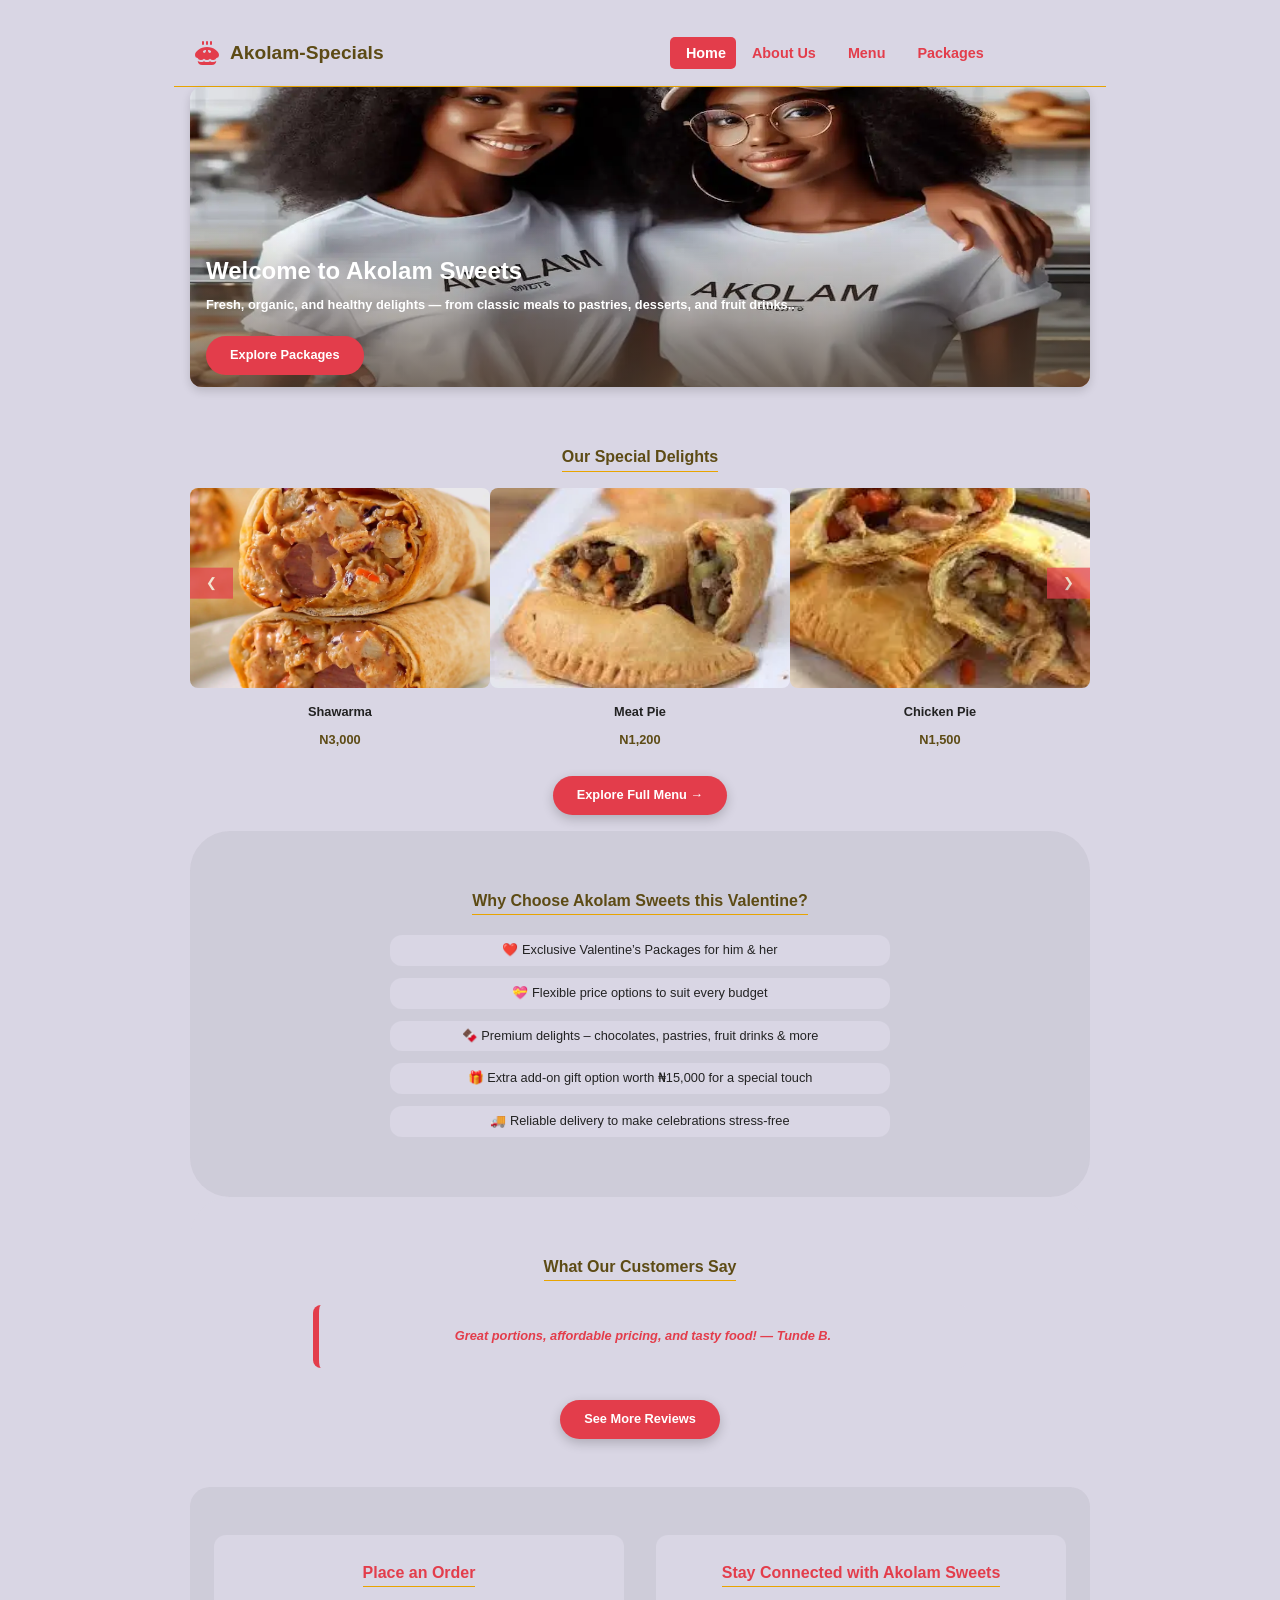
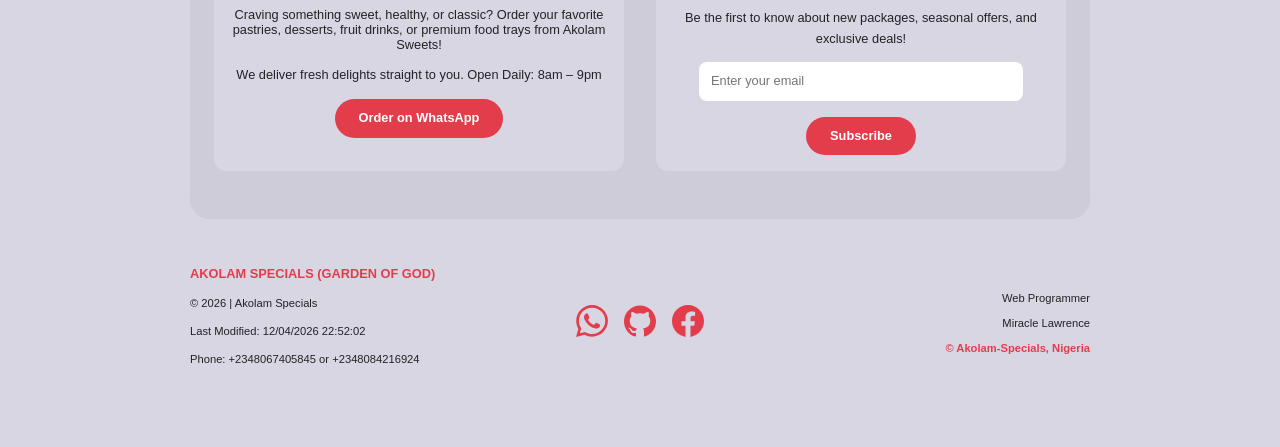
<file: index.html>
<!DOCTYPE html>
<html lang="en">
<head>
    <meta charset="UTF-8">
    <meta name="viewport" content="width=device-width, initial-scale=1.0">
    <meta name="description" content="Akolam Specials - Your one-stop shop for unique products">
    <meta name="keywords" content="Akolam, Specials, Unique Products, Shopping">
    <meta name="author" content="Miracle Lawrence">
    <meta property="og:title" content="Welcome to Akolam Specials - Home">
    <meta property="og:description" content="Akolam Specials - Your one-stop shop for unique products">
    <meta property="og:image" content="static/og-image.jpg">
    <meta property="og:url" content="https://www.akolamspecials.com">
    <meta property="og:type" content="website">
    <meta name="twitter:card" content="summary_large_image">
    <meta name="twitter:title" content="Welcome to Akolam Specials - Home">
    <meta name="twitter:description" content="Akolam Specials - Your one-stop shop for unique products">
    <meta name="twitter:image" content="static/og-image.jpg">
    <link rel="icon" type="image/x-icon" href="favicon.ico">
    <link rel="stylesheet" href="styles/normalize.css">
    <link rel="stylesheet" href="styles/base.css">
    <link rel="stylesheet" href="styles/medium.css">
    <link rel="stylesheet" href="styles/large.css">
    <script src="scripts/script.js" defer></script>
    <script src="scripts/carousel.js" defer></script>
    <script type="module" src="scripts/main-reviews.mjs"></script>
    <title>Akolam-Specials | Home</title>
</head>
<body>
    <header>
         <img src="images/pie.svg" alt="Home Icon" width="512" height="512" loading="lazy">
        <span>Akolam-Specials</span>
        <button id="ham-btn" class="hamburger" aria-label="Toggle navigation menu" aria-expanded="false"></button>
        <nav id="nav-bar" class="navigation" aria-label="Main site navigation">
            <ul>
                <li class="current"><a href="index.html">Home</a></li>
                <li><a href="about.html">About Us</a></li>
                <li><a href="menu.html">Menu</a></li>
                <li><a href="packages.html">Packages</a></li>
                
            </ul>
        </nav>
    </header>
    <main>
      <section class="hero">
  <picture>
    <source srcset="images/hero_large.webp" media="(min-width: 900px)">
    <source srcset="images/hero_medium.webp" media="(min-width: 600px)">
    <img src="images/hero_small.webp" alt="Delicious African meals served at De Bubbles Eatery" loading="lazy">
  </picture>
  <div class="hero-content">
    <h1>Welcome to Akolam Sweets</h1>
    <p>Fresh, organic, and healthy delights — from classic meals to pastries, desserts, and fruit drinks..</p>
    <a href="menu.html" class="cta-button">Explore Packages</a>
  </div>
</section>

  <section class="catalogue" aria-labelledby="catalogue-heading">
  <h2 id="catalogue-heading">Our Special Delights</h2>
  <div class="carousel-container">
    <button class="carousel-btn prev">&#10094;</button>
    <div class="carousel" id="meal-carousel">
      <!-- Meals will be injected here by JavaScript -->
    </div>
    <button class="carousel-btn next">&#10095;</button>
  </div>
  <p class="view-more">
    <a href="menu.html">Explore Full Menu &rarr;</a>
  </p>
</section>

<section class="why-us">
  <h2>Why Choose Akolam Sweets this Valentine?</h2>
  <ul>
    <li>❤️ Exclusive Valentine’s Packages for him & her</li>
    <li>💝 Flexible price options to suit every budget</li>
    <li>🍫 Premium delights – chocolates, pastries, fruit drinks & more</li>
    <li>🎁 Extra add-on gift option worth ₦15,000 for a special touch</li>
    <li>🚚 Reliable delivery to make celebrations stress-free</li>
  </ul>
</section>



<section class="testimonials">
  <h2>What Our Customers Say</h2>
  <blockquote id="testimonial">Loading reviews...</blockquote>
  <button id="see-more-reviews" type="button">
    See More Reviews
  </button>
</section>

<!-- Dialog for Reviews -->
<dialog id="reviews-dialog">
  <button id="close-dialog" aria-label="Close reviews">&times;</button>
  <h3>Customer Reviews</h3>
  <ul id="all-reviews-list"></ul>
</dialog>

<div class="location-newsletter-wrapper">
  <section class="place-order" id="order">
  <h2>Place an Order</h2>
  <p>Craving something sweet, healthy, or classic? Order your favorite pastries, desserts, fruit drinks, or premium food trays from Akolam Sweets!</p>
  <p>We deliver fresh delights straight to you. Open Daily: 8am – 9pm</p>
  <a href="https://wa.me/2348067405845?text=Hello%20Akolam%20Sweets%2C%20I'd%20like%20to%20place%20an%20order" target="_blank" class="cta-button">Order on WhatsApp</a>
</section>



  <section class="newsletter" id="contact">
  <h2>Stay Connected with Akolam Sweets</h2>
  <p>Be the first to know about new packages, seasonal offers, and exclusive deals!</p>
  <form>
    <input type="email" placeholder="Enter your email" required>
    <button type="submit">Subscribe</button>
  </form>
</section>

</div>
    </main>
    <footer>
        <div class="contact-info">
            <h3>AKOLAM SPECIALS (GARDEN OF GOD)</h3>
            <p>Address: Akolam Specials (Garden of God), 25 Ehere Rd Ogborhill Aba Abia State</p>
            <p>Email: akolamspecial@gmail.com</p>
            <p>Phone: +2348067405845 or +2348084216924</p>
        </div>
        <div class="socials">
        <a
          href="https://wa.me/2348067405845?text=Hello%20there%2C%20I'd%20like%20to%20make%20an%20order"
          target="_blank"
          rel="noopener"
          aria-label="Whatsapp"
        >
          <img
            src="images/whatsapp.svg"
            alt="Whatsapp"
            width="512"
            height="512"
            loading="lazy"
          >
        </a>
        <a
          href="https://github.com/Miracle-Lawrence/wdd231"
          target="_blank"
          rel="noopener"
          aria-label="GitHub"
        >
          <img src="images/github.svg" alt="GitHub" width="512" height="512" loading="lazy" >
        </a>
        <a
          href="https://www.facebook.com/share/1Yd3kqiVhR/"
          target="_blank"
          rel="noopener"
          aria-label="Facebook"
        >
          <img
            src="images/facebook.svg"
            alt="Facebook"
            width="512"
            height="512"
            loading="lazy"
          >
        </a>
      </div>      
      <div class="footer-info">
        <p>Web Programmer</p>
        <p>Miracle Lawrence</p>
        <p id="year">
          &copy; <span id="currentyear"></span> Akolam-Specials, Nigeria
        </p>
        <p id="lastModified"></p>
      </div>
        
    </footer>    
</body>
</html>
</file>
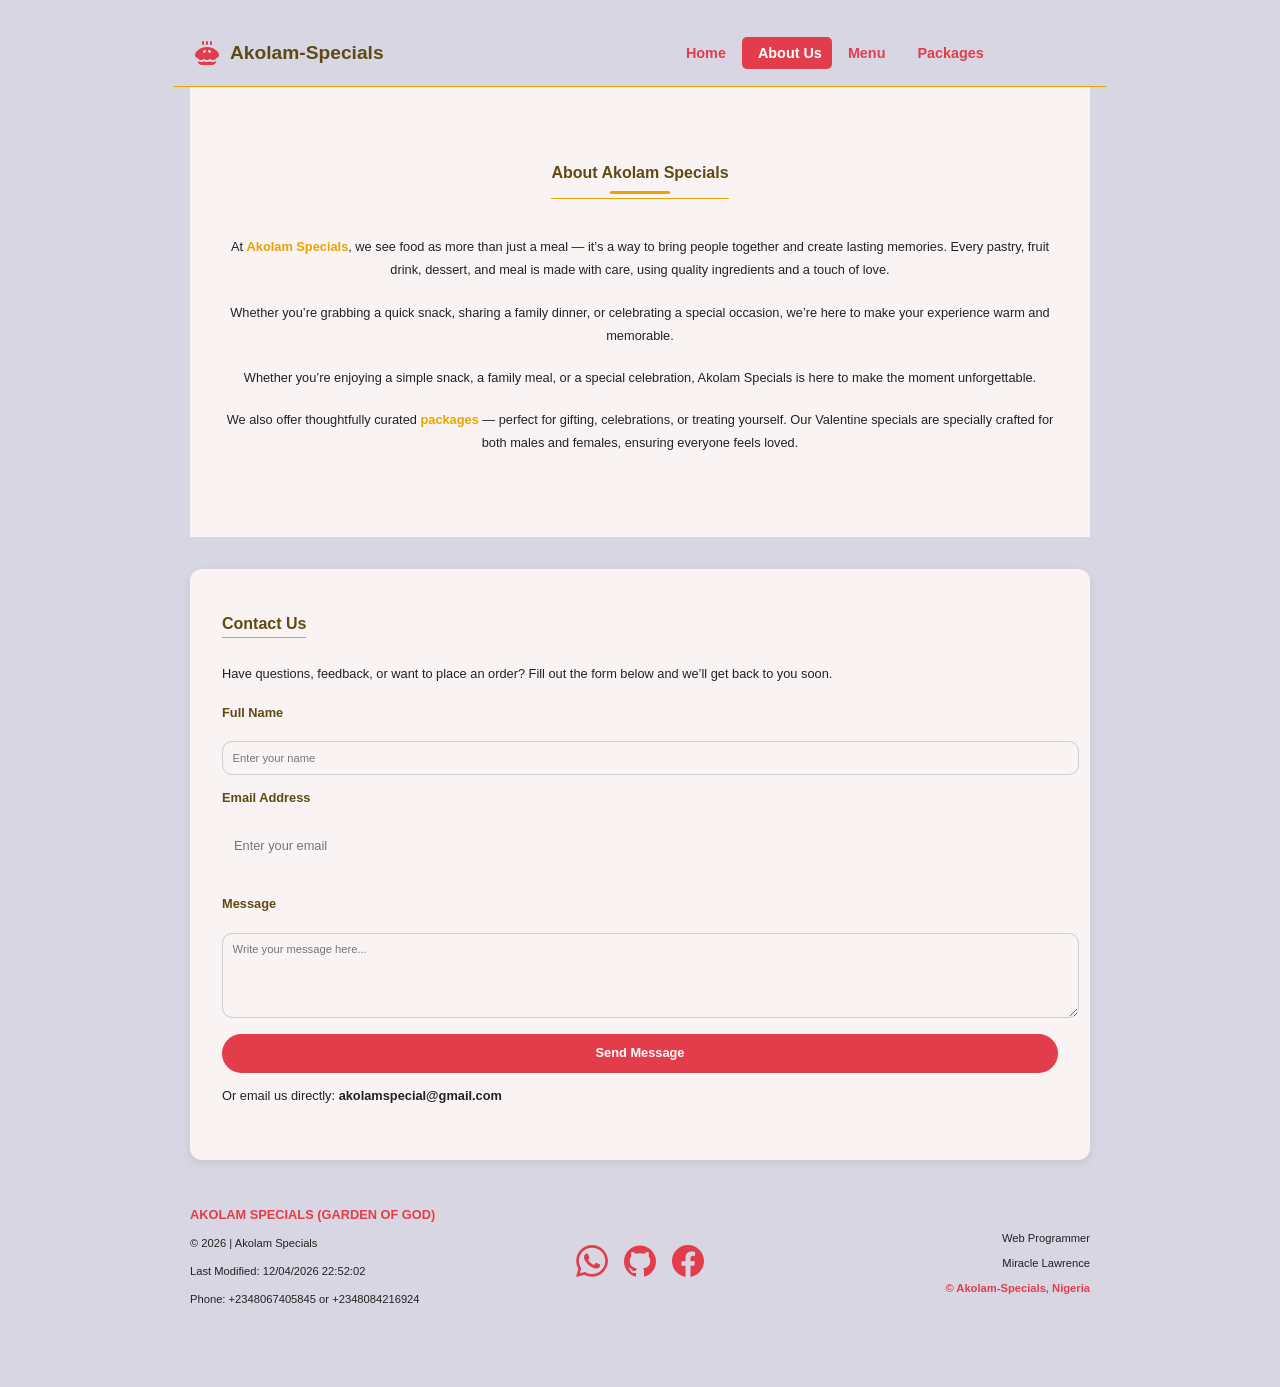
<file: about.html>
<!DOCTYPE html>
<html lang="en">
<head>
    <meta charset="UTF-8">
    <meta name="viewport" content="width=device-width, initial-scale=1.0">
    <meta name="description" content="Akolam Specials - Your one-stop shop for unique products">
    <link rel="icon" type="image/x-icon" href="images/favicon.ico">
    <link rel="stylesheet" href="styles/normalize.css">
    <link rel="stylesheet" href="styles/base.css">
    <link rel="stylesheet" href="styles/medium.css">
    <link rel="stylesheet" href="styles/large.css">
    <meta property="og:title" content="About Us - Akolam Specials">
    <meta property="og:description" content="Learn more about Akolam Specials and our unique offerings.">
    <meta property="og:image" content="images/og-image.jpg">
    <meta property="og:url" content="https://www.akolamspecials.com/about.html">
    <meta property="og:type" content="website">
    <meta property="twitter:card" content="summary_large_image">
    <meta property="twitter:title" content="About Us - Akolam Specials">
    <meta property="twitter:description" content="Learn more about Akolam Specials and our unique offerings.">
    <meta property="twitter:image" content="images/og-image.jpg">
    <meta property="twitter:url" content="https://www.akolamspecials.com/about.html">
    <link rel="preconnect" href="https://fonts.googleapis.com">
    <link rel="preconnect" href="https://fonts.gstatic.com" crossorigin>
    <link href="https://fonts.googleapis.com/css2?family=Roboto:wght@400;700&display=swap" rel="stylesheet">
    <script src="scripts/script.js" defer></script>
    <title>About Us - Akolam Specials</title>
</head>
<body>
    <header>
         <img src="images/pie.svg" alt="Home Icon" width="512" height="512" loading="lazy">
        <span>Akolam-Specials</span>
        <button id="ham-btn" class="hamburger" aria-label="Toggle navigation menu" aria-expanded="false"></button>
        <nav id="nav-bar" class="navigation" aria-label="Main site navigation">
            <ul>
                <li><a href="index.html">Home</a></li>
                <li class="current"><a href="about.html">About Us</a></li>
                <li><a href="menu.html">Menu</a></li>
                <li><a href="packages.html">Packages</a></li>
                
            </ul>
        </nav>
    </header>
    <main>
      <!-- About Section -->
<section class="about">
  <div class="container">
    <h2>About Akolam Specials</h2>
    <p>
      At <strong>Akolam Specials</strong>, we see food as more than just a meal — it’s a way to bring people together and create lasting memories. Every pastry, fruit drink, dessert, and meal is made with care, using quality ingredients and a touch of love.
    </p>
    <p>
      Whether you’re grabbing a quick snack, sharing a family dinner, or celebrating a special occasion, we’re here to make your experience warm and memorable.
    </p>
    <p>
      Whether you’re enjoying a simple snack, a family meal, or a special celebration, 
      Akolam Specials is here to make the moment unforgettable.
    </p>
    <p>
      We also offer thoughtfully curated <strong>packages</strong> — perfect for gifting, 
      celebrations, or treating yourself. Our Valentine specials are specially crafted for 
      both males and females, ensuring everyone feels loved.
    </p>
  </div>
</section>

<!-- Contact Form Section -->
<section class="contact">
  <div class="container">
    <h2>Contact Us</h2>
    <p>
      Have questions, feedback, or want to place an order? Fill out the form below and 
      we’ll get back to you soon.
    </p>

    <!-- Using GET to capture data in thankyou.html -->
    <form action="thankyou.html" method="GET" class="contact-form">
      <label for="name">Full Name</label>
      <input type="text" id="name" name="name" placeholder="Enter your name" required>

      <label for="email">Email Address</label>
      <input type="email" id="email" name="email" placeholder="Enter your email" required>

      <label for="message">Message</label>
      <textarea id="message" name="message" rows="5" placeholder="Write your message here..." required></textarea>

      <button type="submit" class="btn btn-primary">Send Message</button>
    </form>

    <!-- Mailto fallback -->
    <p class="alt-email">
      Or email us directly: 
      <a href="mailto:akolamspecial@gmail.com">akolamspecial@gmail.com</a>
    </p>
  </div>
</section>

    </main>
    <footer>
        <div class="contact-info">
            <h3>AKOLAM SPECIALS (GARDEN OF GOD)</h3>
            <p>Address: Akolam Specials (Garden of God), 25 Ehere Rd Ogborhill Aba Abia State</p>
            <p>Email: akolamspecial@gmail.com</p>
            <p>Phone: +2348067405845 or +2348084216924</p>
        </div>
        <div class="socials">
        <a
          href="https://wa.me/2348067405845?text=Hello%20there%2C%20I'd%20like%20to%20make%20an%20order"
          target="_blank"
          rel="noopener"
          aria-label="Whatsapp"
        >
          <img
            src="images/whatsapp.svg"
            alt="Whatsapp"
            width="512"
            height="512"
            loading="lazy"
          >
        </a>
        <a
          href="https://github.com/Miracle-Lawrence/wdd231"
          target="_blank"
          rel="noopener"
          aria-label="GitHub"
        >
          <img src="images/github.svg" alt="GitHub" width="512" height="512" loading="lazy" >
        </a>
        <a
          href="https://www.facebook.com/share/1Yd3kqiVhR/"
          target="_blank"
          rel="noopener"
          aria-label="Facebook"
        >
          <img
            src="images/facebook.svg"
            alt="Facebook"
            width="512"
            height="512"
            loading="lazy"
          >
        </a>
      </div>      
      <div class="footer-info">
        <p>Web Programmer</p>
        <p>Miracle Lawrence</p>
        <p id="year">
          &copy; <span id="currentyear"></span> Akolam-Specials, Nigeria
        </p>
        <p id="lastModified"></p>
      </div>
        
    </footer>    
</body>
</html>
</file>
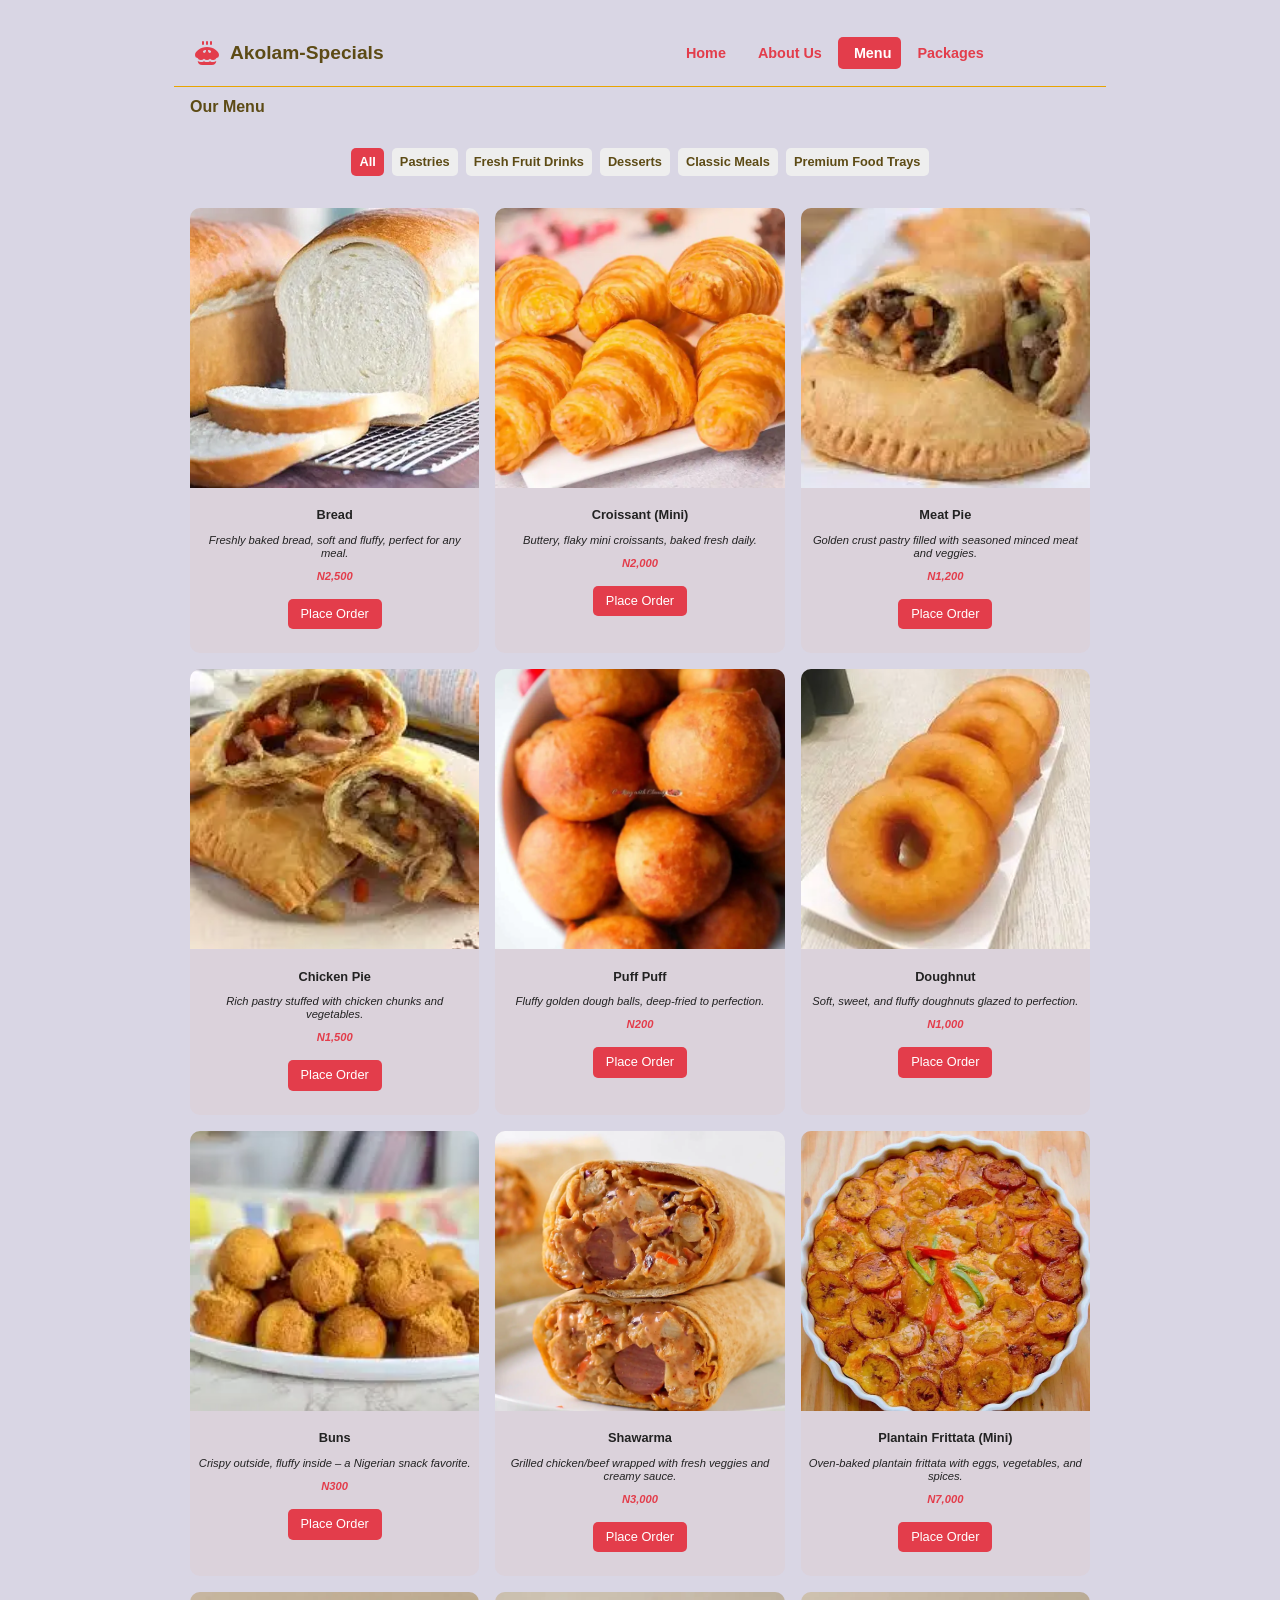
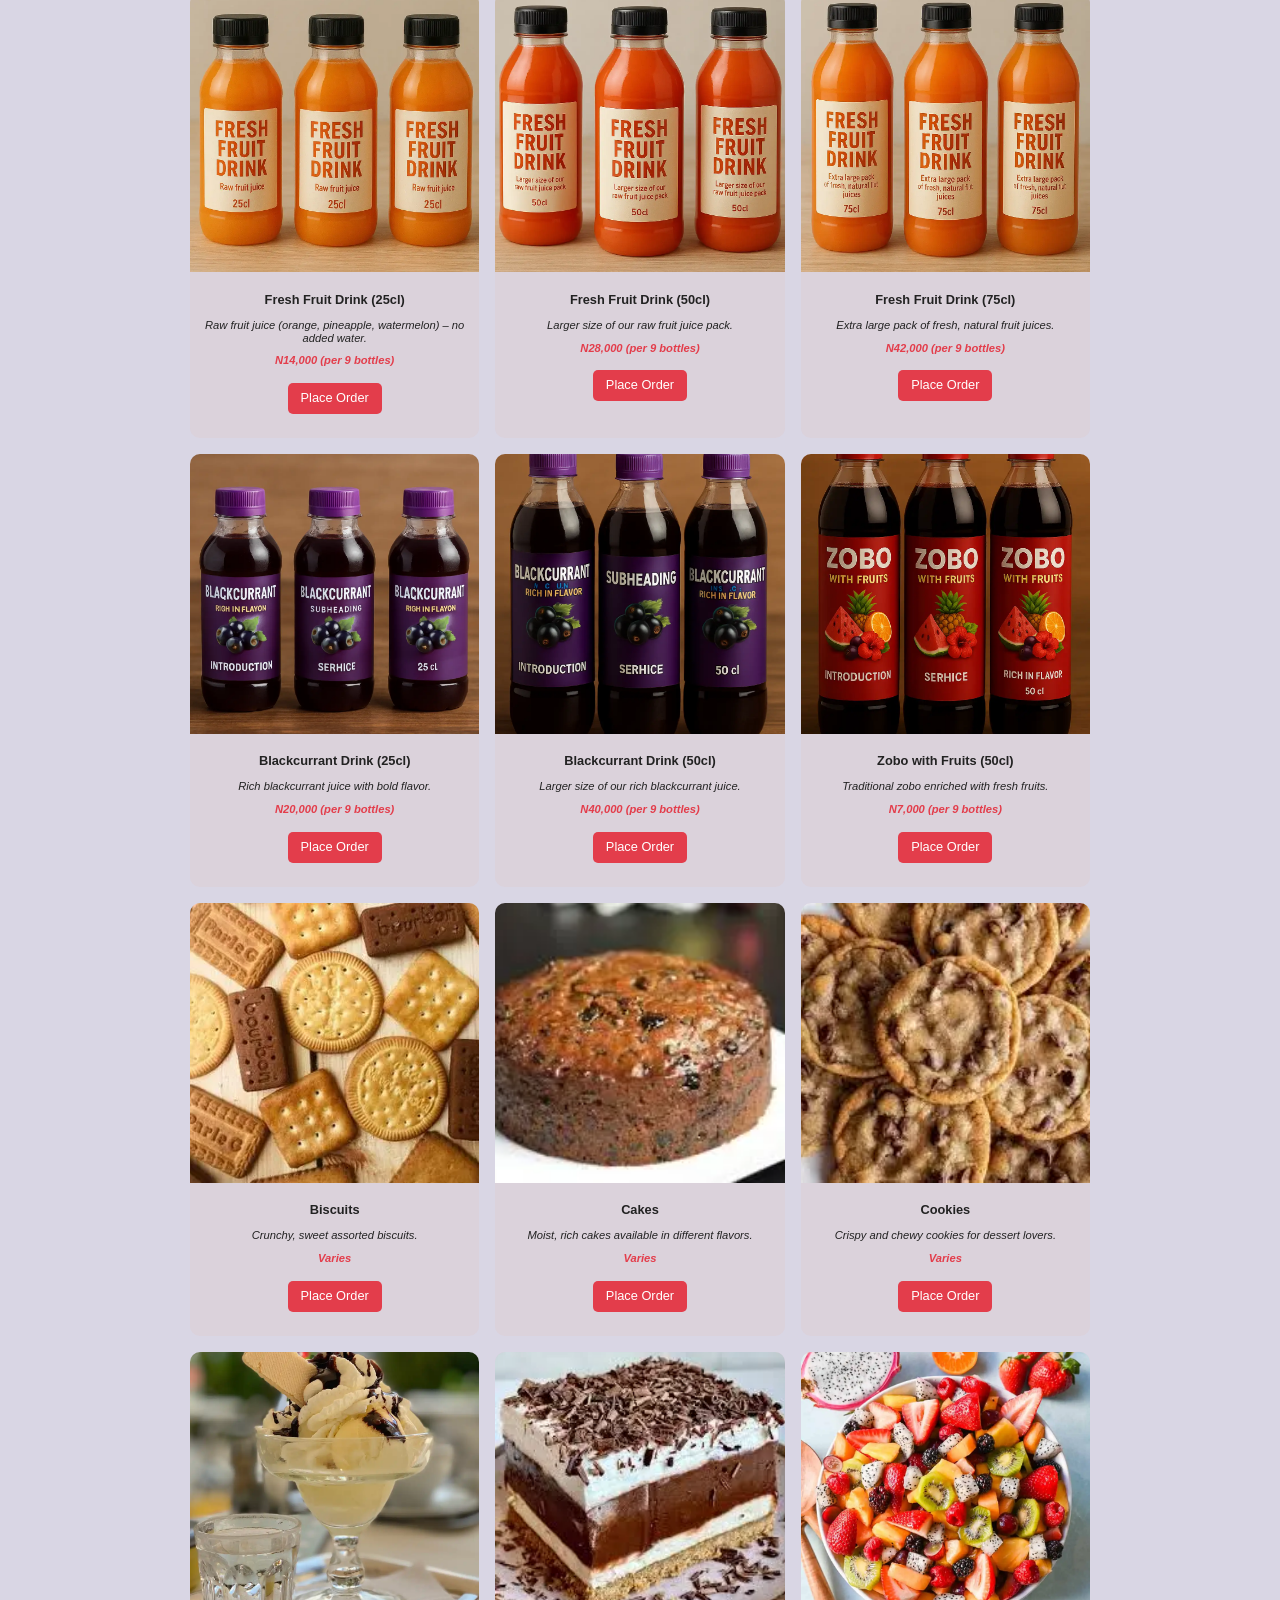
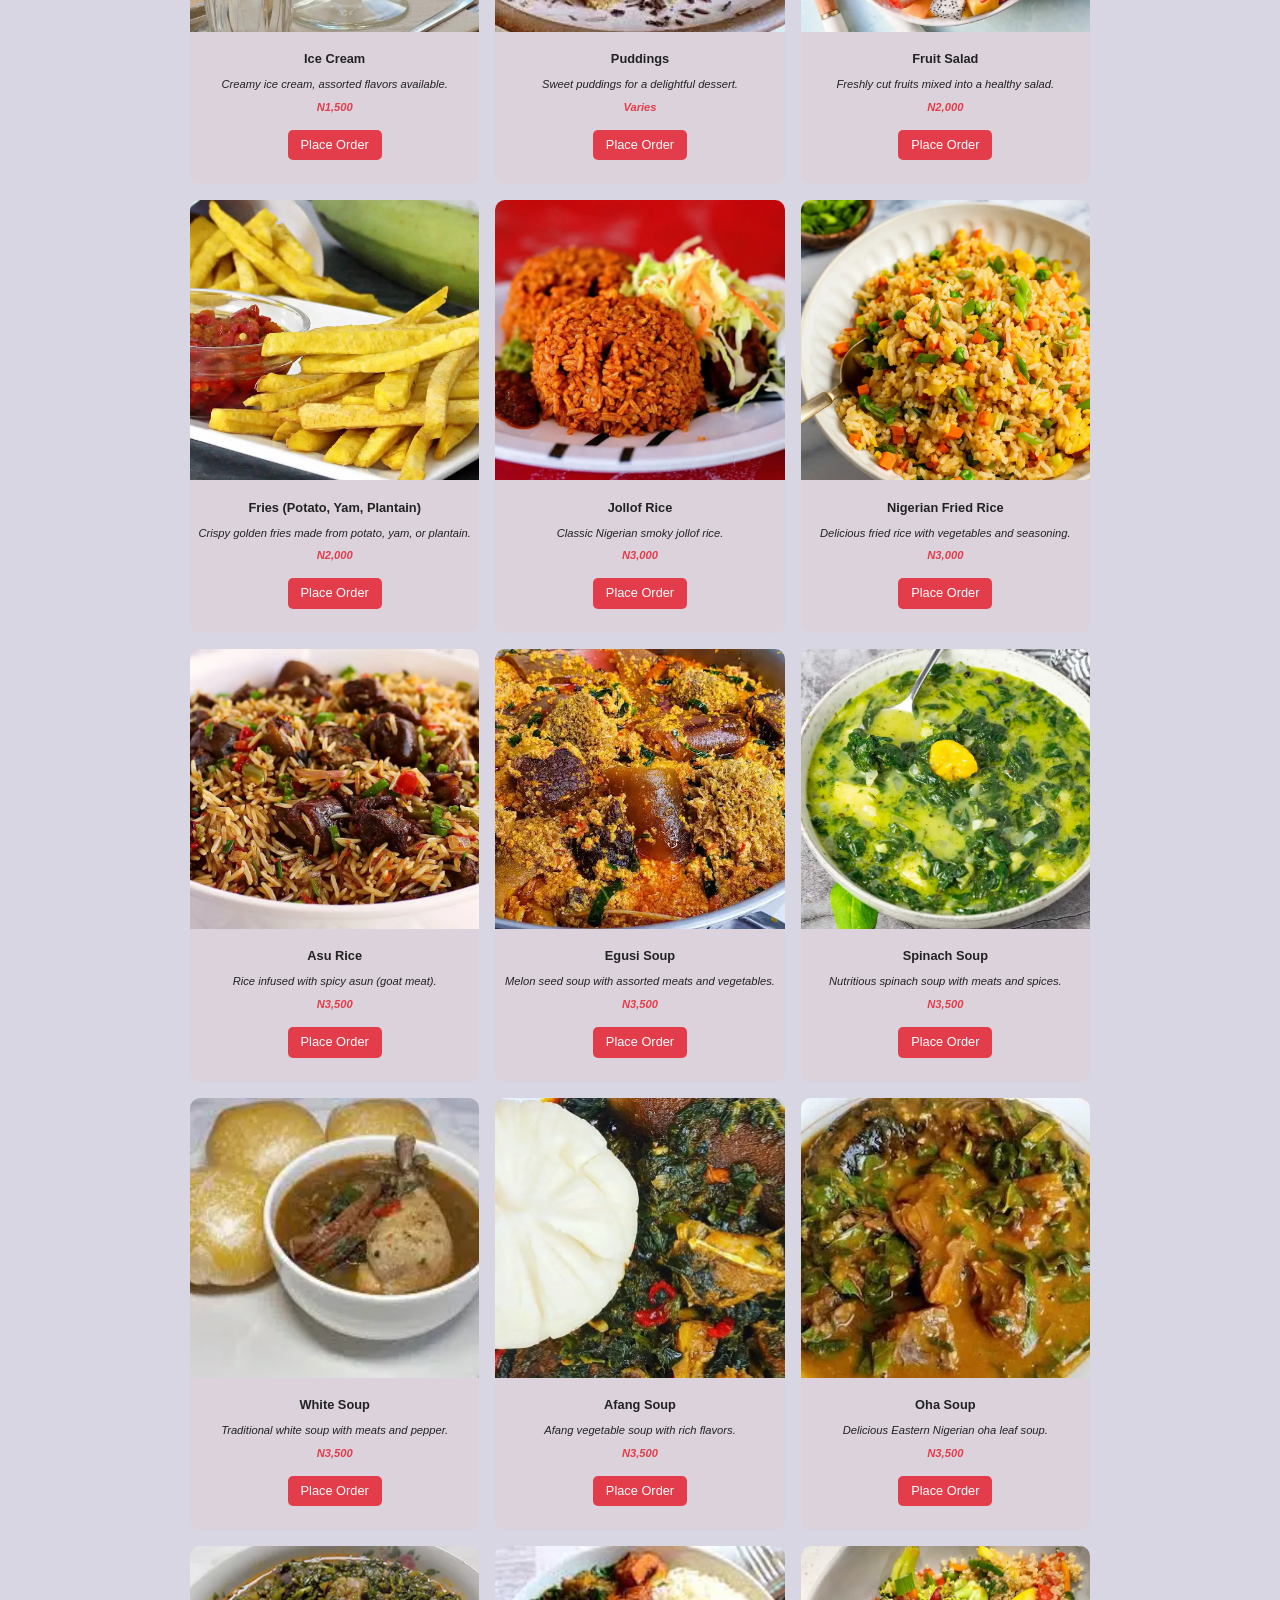
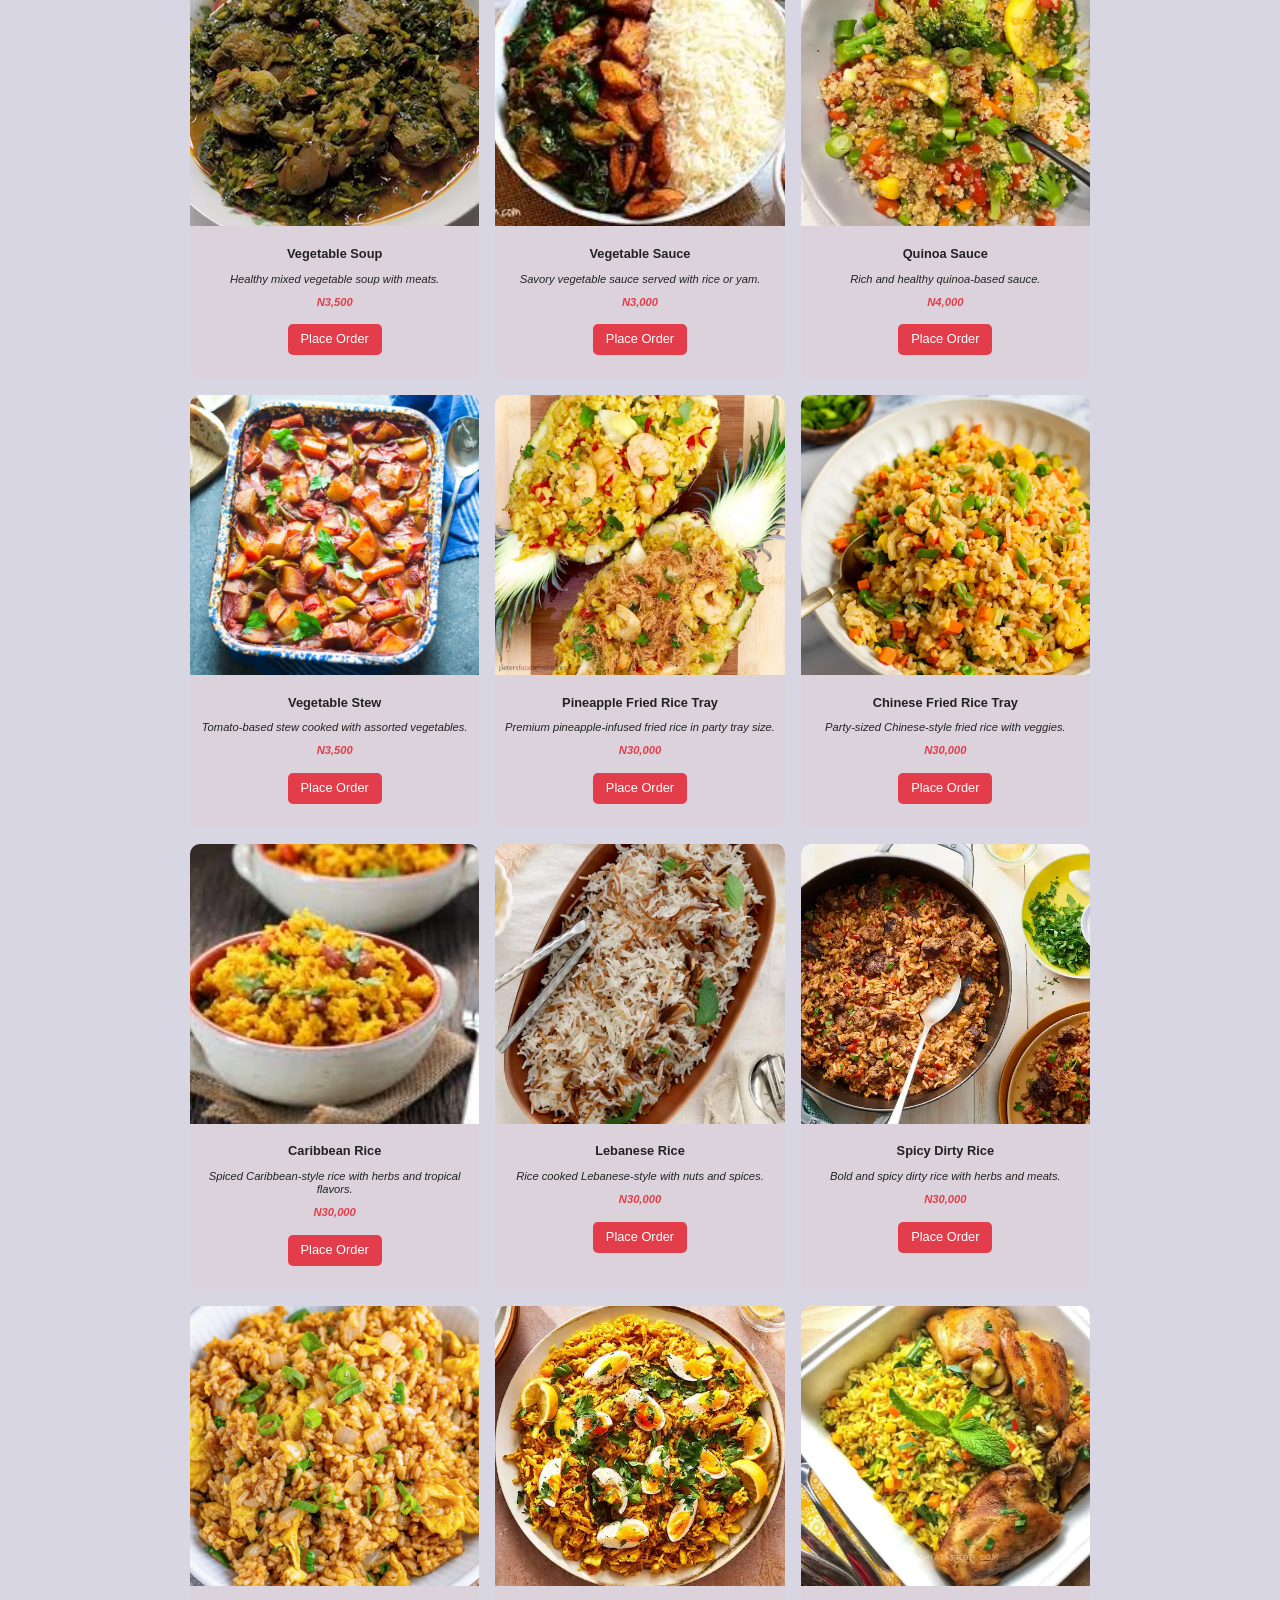
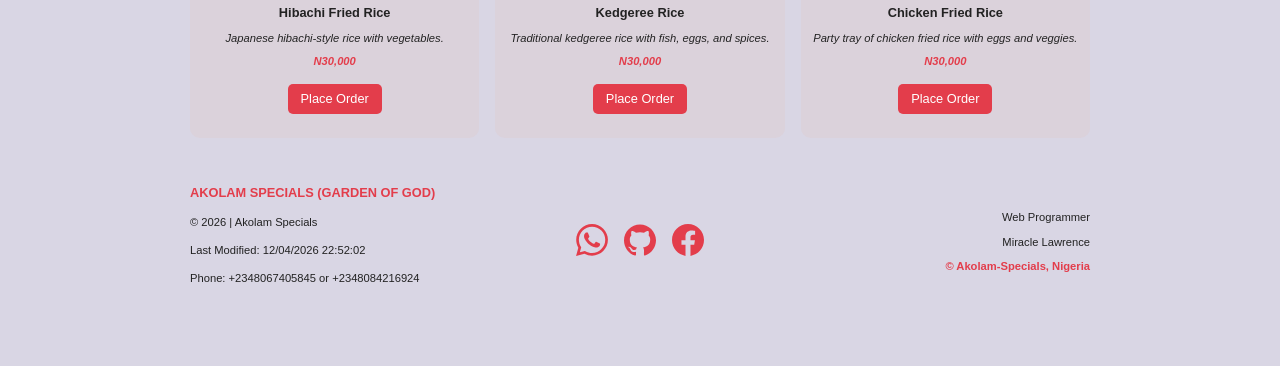
<file: menu.html>
<!DOCTYPE html>
<html lang="en">
<head>
    <meta charset="UTF-8">
    <meta name="viewport" content="width=device-width, initial-scale=1.0">
    <meta name="description" content="Explore the delicious menu offerings at Akolam Specials.">
    <meta name="author" content="Miracle Lawrence">
    <meta name="keywords" content="Akolam, Specials, Menu, Food, Delicious">
    <meta property="og:title" content="Menu - Akolam Specials">
    <meta property="og:description" content="Explore the delicious menu offerings at Akolam Specials.">
    <meta property="og:image" content="images/og-image.jpg">
    <meta property="og:url" content="https://www.akolamspecials.com/menu.html">
    <meta property="og:type" content="website">
    <meta property="twitter:card" content="summary_large_image">
    <meta property="twitter:title" content="Menu - Akolam Specials">
    <meta property="twitter:description" content="Explore the delicious menu offerings at Akolam Specials.">
    <meta property="twitter:image" content="images/og-image.jpg">
    <meta property="twitter:url" content="https://www.akolamspecials.com/menu.html">
    <link rel="icon" type="image/x-icon" href="images/favicon.ico">
    <link rel="stylesheet" href="styles/normalize.css">
    <link rel="stylesheet" href="styles/base.css">
    <link rel="stylesheet" href="styles/medium.css">
    <link rel="stylesheet" href="styles/large.css">
    <script src="scripts/script.js" defer></script>
    <script src="scripts/menu.js" defer></script>
    <title>Menu - Akolam Specials</title>
</head>

<body>
    <header>
         <img src="images/pie.svg" alt="Home Icon" width="512" height="512" loading="lazy">
        <span>Akolam-Specials</span>
        <button id="ham-btn" class="hamburger" aria-label="Toggle navigation menu" aria-expanded="false"></button>
        <nav id="nav-bar" class="navigation" aria-label="Main site navigation">
            <ul>
                <li><a href="index.html">Home</a></li>
                <li><a href="about.html">About Us</a></li>
                <li class="current"><a href="menu.html">Menu</a></li>
                <li><a href="packages.html">Packages</a></li>
                
            </ul>
        </nav>
    </header>
    <main>
      <div class="menu-header"><h1>Our Menu</h1></div>
    <nav id="category-tabs">
     <button data-category="all" class="active">All</button>
  <button data-category="pastries">Pastries</button>
  <button data-category="fresh-fruit-drinks">Fresh Fruit Drinks</button>
  <button data-category="desserts">Desserts</button>
  <button data-category="classic-meals">Classic Meals</button>
  <button data-category="premium-food-trays">Premium Food Trays</button>
    </nav>
    <div id="menu-container" class="menu-grid"></div>
    <div id="loading" style="text-align:center; padding:1rem; display:none;">Loading menu...</div>
    </main>
    <footer>
        <div class="contact-info">
            <h3>AKOLAM SPECIALS (GARDEN OF GOD)</h3>
            <p>Address: Akolam Specials (Garden of God), 25 Ehere Rd Ogborhill Aba Abia State</p>
            <p>Email: akolamspecial@gmail.com</p>
            <p>Phone: +2348067405845 or +2348084216924</p>
        </div>
        <div class="socials">
        <a
          href="https://wa.me/2348067405845?text=Hello%20there%2C%20I'd%20like%20to%20make%20an%20order"
          target="_blank"
          rel="noopener"
          aria-label="Whatsapp"
        >
          <img
            src="images/whatsapp.svg"
            alt="Whatsapp"
            width="512"
            height="512"
            loading="lazy"
          >
        </a>
        <a
          href="https://github.com/Miracle-Lawrence/wdd231"
          target="_blank"
          rel="noopener"
          aria-label="GitHub"
        >
          <img src="images/github.svg" alt="GitHub" width="512" height="512" loading="lazy" >
        </a>
        <a
          href="https://www.facebook.com/share/1Yd3kqiVhR/"
          target="_blank"
          rel="noopener"
          aria-label="Facebook"
        >
          <img
            src="images/facebook.svg"
            alt="Facebook"
            width="512"
            height="512"
            loading="lazy"
          >
        </a>
      </div>      
      <div class="footer-info">
        <p>Web Programmer</p>
        <p>Miracle Lawrence</p>
        <p id="year">
          &copy; <span id="currentyear"></span> Akolam-Specials, Nigeria
        </p>
        <p id="lastModified"></p>
      </div>
        
    </footer>        
</body>
</html>
</file>
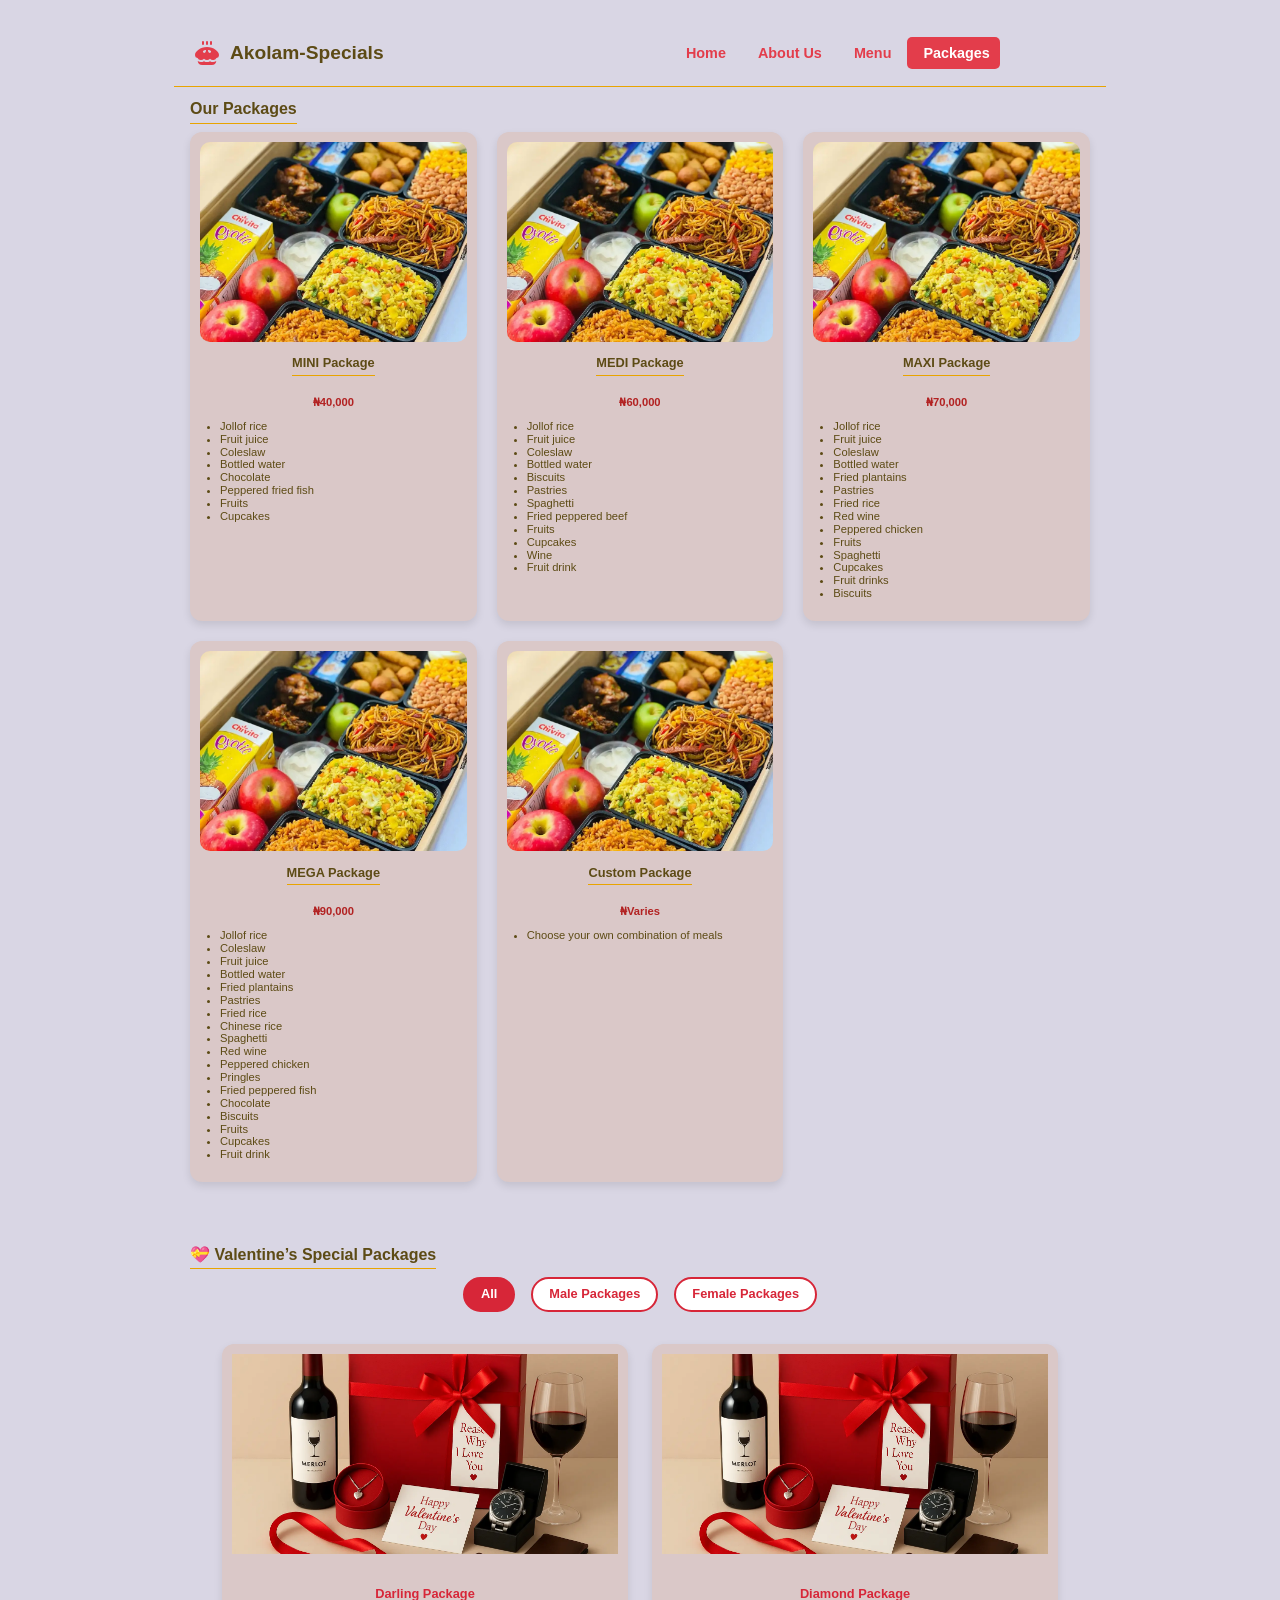
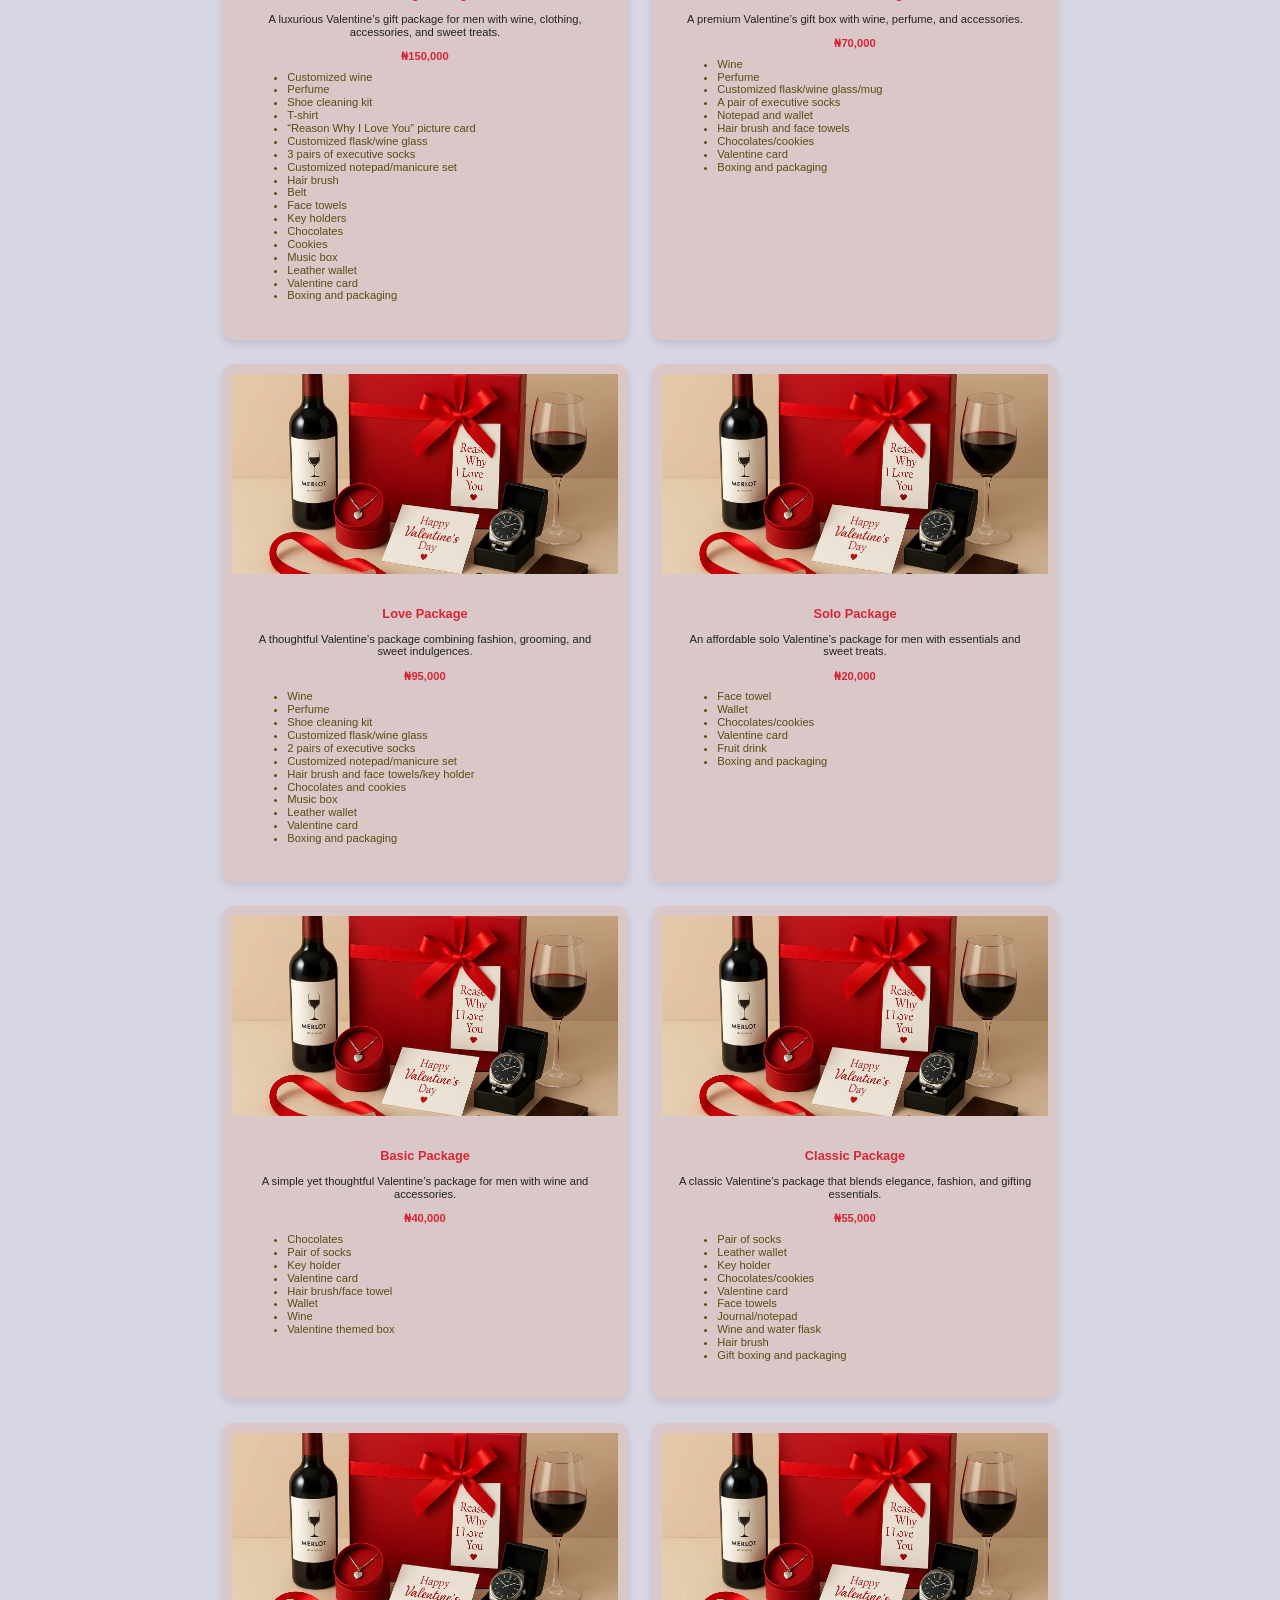
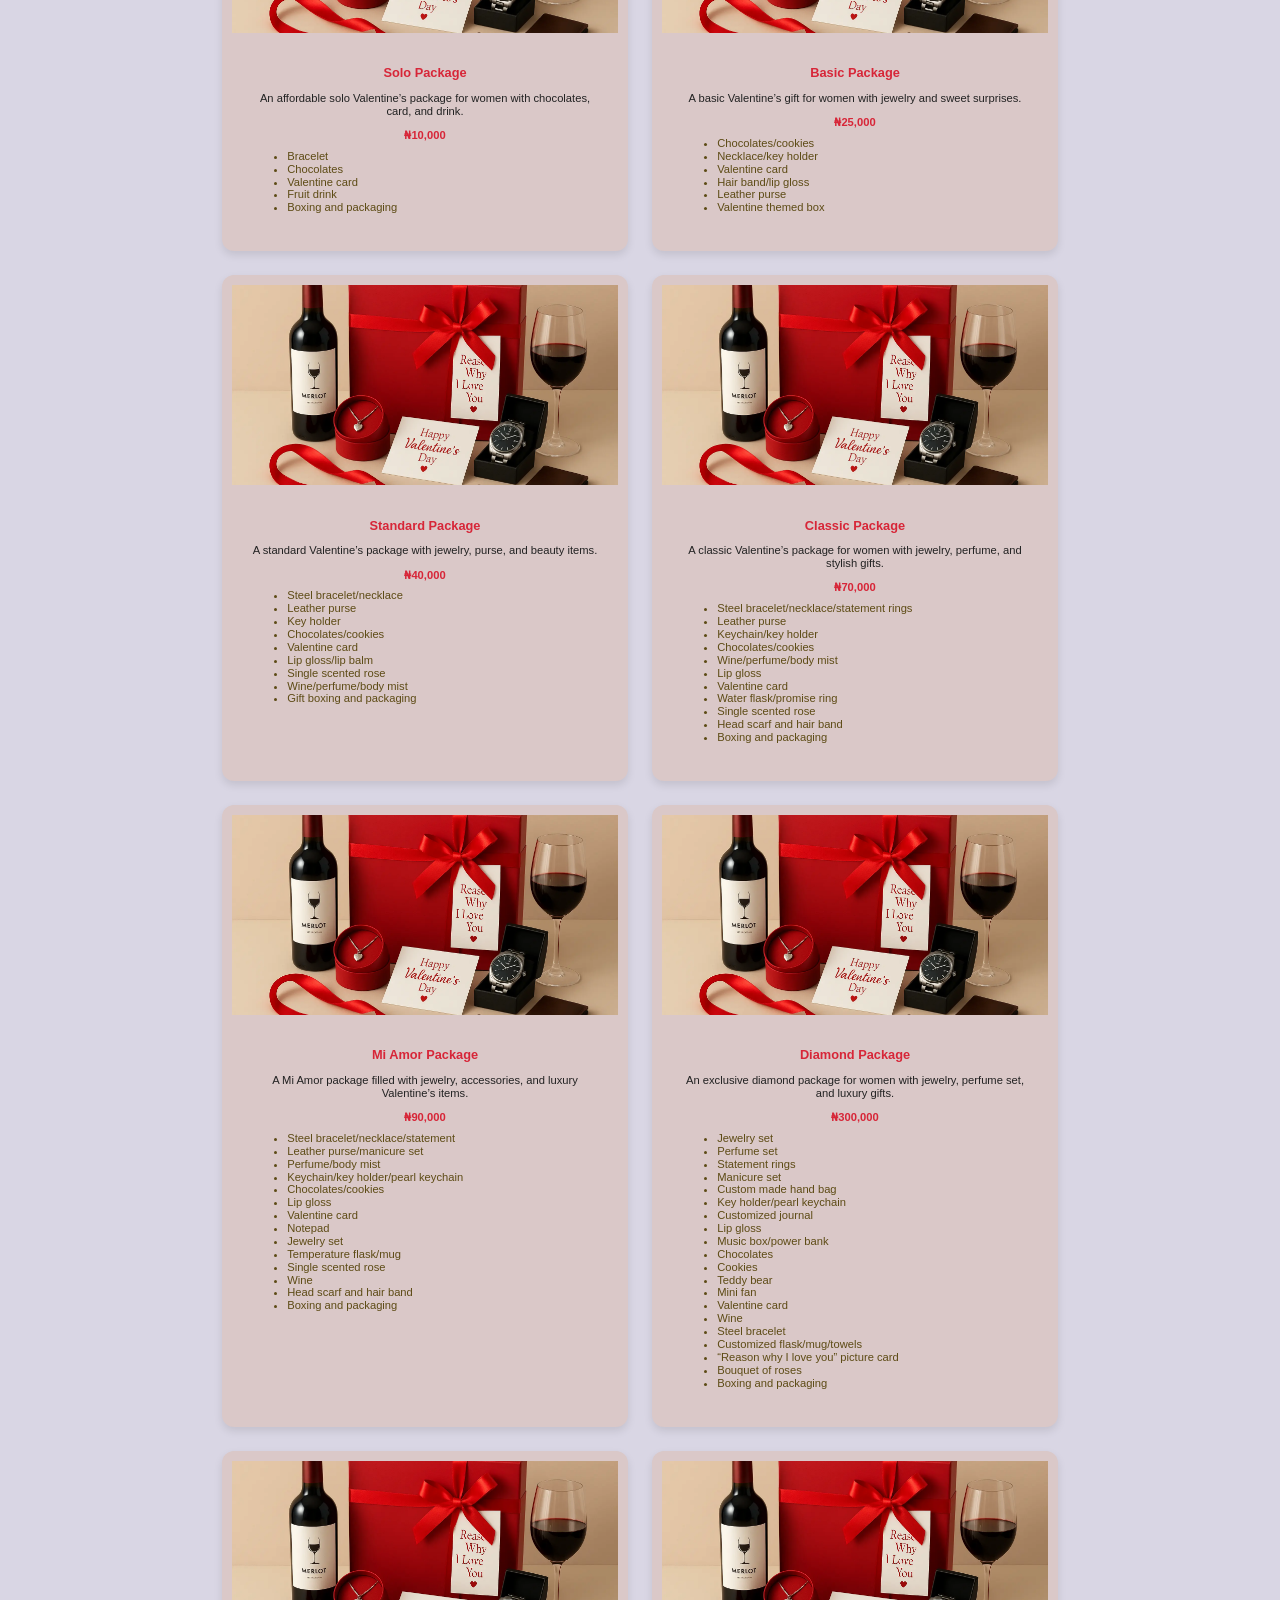
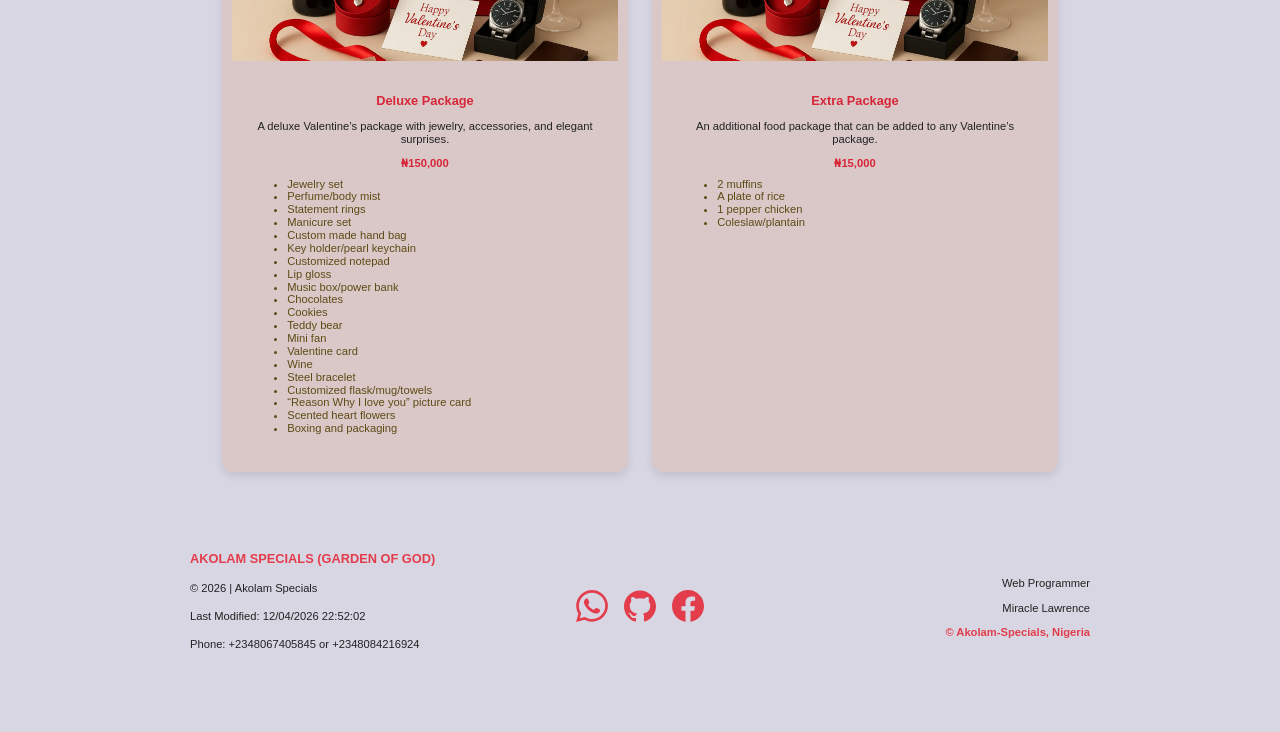
<file: packages.html>
<!DOCTYPE html>
<html lang="en">
<head>
    <meta charset="UTF-8">
    <meta name="viewport" content="width=device-width, initial-scale=1.0">
    <link rel="stylesheet" href="styles/normalize.css">
    <link rel="stylesheet" href="styles/base.css">
    <link rel="stylesheet" href="styles/medium.css">
    <link rel="stylesheet" href="styles/large.css">
    <script src="scripts/script.js" defer></script>
    <script src="scripts/packages.js" defer></script>
    <script src="scripts/valentine.js" defer></script>
    <link rel="icon" type="image/x-icon" href="images/favicon.ico">
    <title>Packages - Akolam Specials</title>
</head>
<body>
    <header>
         <img src="images/pie.svg" alt="Home Icon" width="512" height="512" loading="lazy">
        <span>Akolam-Specials</span>
        <button id="ham-btn" class="hamburger" aria-label="Toggle navigation menu" aria-expanded="false"></button>
        <nav id="nav-bar" class="navigation" aria-label="Main site navigation">
            <ul>
                <li><a href="index.html">Home</a></li>
                <li><a href="about.html">About Us</a></li>
                <li><a href="menu.html">Menu</a></li>
                <li class="current"><a href="packages.html">Packages</a></li>
                
            </ul>
        </nav>
    </header>
    <main>
      <h2>Our Packages</h2>
      <div id="packages-container"></div>

    <h2>💝 Valentine’s Special Packages</h2>
    <div class="filters">
      <button data-gender="all" class="active">All</button>
      <button data-gender="male">Male Packages</button>
      <button data-gender="female">Female Packages</button>
    </div>
    <div id="val-package-container" class="package-grid"></div>
    <p id="loading">Loading packages...</p>

    </main>
    <footer>
        <div class="contact-info">
            <h3>AKOLAM SPECIALS (GARDEN OF GOD)</h3>
            <p>Address: Akolam Specials (Garden of God), 25 Ehere Rd Ogborhill Aba Abia State</p>
            <p>Email: akolamspecial@gmail.com</p>
            <p>Phone: +2348067405845 or +2348084216924</p>
        </div>
        <div class="socials">
        <a
          href="https://wa.me/2348067405845?text=Hello%20there%2C%20I'd%20like%20to%20make%20an%20order"
          target="_blank"
          rel="noopener"
          aria-label="Whatsapp"
        >
          <img
            src="images/whatsapp.svg"
            alt="Whatsapp"
            width="512"
            height="512"
            loading="lazy"
          >
        </a>
        <a
          href="https://github.com/Miracle-Lawrence/wdd231"
          target="_blank"
          rel="noopener"
          aria-label="GitHub"
        >
          <img src="images/github.svg" alt="GitHub" width="512" height="512" loading="lazy" >
        </a>
        <a
          href="https://www.facebook.com/share/1Yd3kqiVhR/"
          target="_blank"
          rel="noopener"
          aria-label="Facebook"
        >
          <img
            src="images/facebook.svg"
            alt="Facebook"
            width="512"
            height="512"
            loading="lazy"
          >
        </a>
      </div>      
      <div class="footer-info">
        <p>Web Programmer</p>
        <p>Miracle Lawrence</p>
        <p id="year">
          &copy; <span id="currentyear"></span> Akolam-Specials, Nigeria
        </p>
        <p id="lastModified"></p>
      </div>
        
    </footer>    
</body>
</html>
</file>
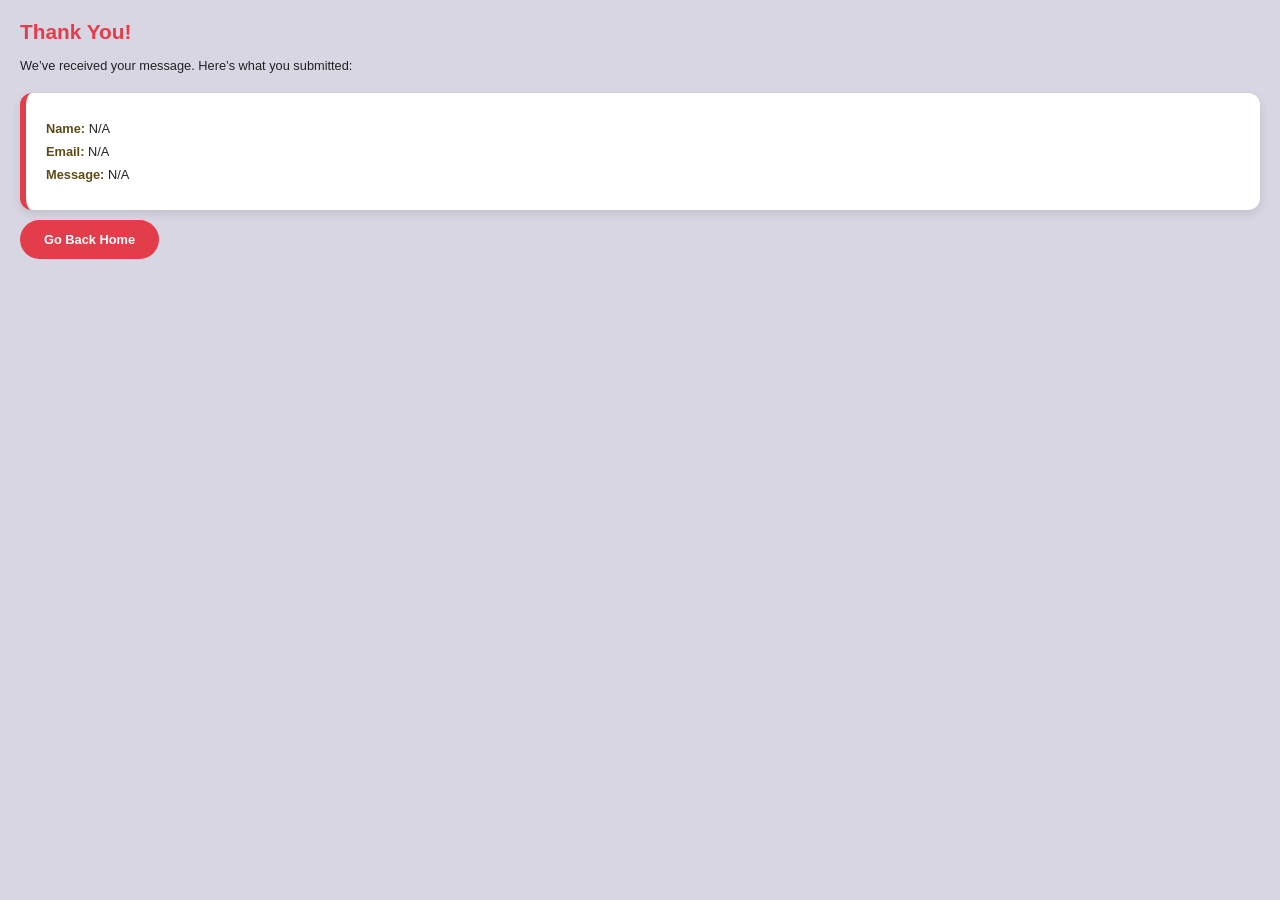
<file: thankyou.html>
<!DOCTYPE html>
<html lang="en">
<head>
  <meta charset="UTF-8">
  <meta name="viewport" content="width=device-width, initial-scale=1.0">
  <title>Thank You</title>
  <link rel="stylesheet" href="styles/base.css">
  <script src="scripts/thankyou.js" defer></script>
</head>
<body>
  <div class="container">
    <h1>Thank You!</h1>
    <p>We’ve received your message. Here’s what you submitted:</p>

    <div class="thank-you-card">
      <p><strong>Name:</strong> <span id="displayName"></span></p>
      <p><strong>Email:</strong> <span id="displayEmail"></span></p>
      <p><strong>Message:</strong> <span id="displayMessage"></span></p>
    </div>

    <a href="index.html" class="btn">Go Back Home</a>
  </div>
</body>
</html>
</file>
<file: styles/base.css>
:root{
    --primary-color: #5D4B15; /* Olive Brown (#5D4B15) → for headings, buttons, and highlights*/
    --secondary-color: #E8A400; /* Golden Yellow (#E8A400) → for CTA buttons, hover states, or section dividers*/
    --accent-1: #E33D4B; /* Tomato Red (#E33D4B) → for icons, badges, or alerts*/
    --accent-2: #8CC63F; /* Bright Green (#8CC63F) → as a refreshing “natural” accent (to emphasize freshness/health)*/
    --background-color: #D9D6E4; /* Light Lavender-Gray (#D9D6E4) → page background*/
    --content-contrast-text-color: #FFFFFF; /* White (#FFFFFF) → content blocks, contrast text*/
    --main-text: #5D4B15; /* Dark Olive Brown (#5D4B15) for main text*/
    --body-text: #222222; /* Black/Deep Gray (#222222) for body text*/
}
body {
  font-family: 'Open Sans', sans-serif;
  background-color: var(--background-color);
  color: var(--body-text);
  margin: 0;
  padding: 20px;
}

header {
  display: grid;
  grid-template-columns: 24px auto 44px;
  gap: 10px;
  align-items: end;
  padding: 5px 0 10px 5px;
  border-bottom: 1px solid var(--secondary-color);
  position: relative;
}

header img {
  display: block;
  width: 100%;
  height: auto;
  padding: 5px;
}

header #ham-btn {
  order: 5; 
}

header img:last-of-type {
  width: 24px;
  min-width: 24px;
  height: auto;
}

h2 {
  color: var(--main-text);
  font-family: 'Poppins', sans-serif;
  font-size: 1rem;
  margin-bottom: 0.5rem;
  border-bottom: 1px solid var(--secondary-color);
  display: inline-block;
  padding-bottom: 0.25rem;
}


header span {
  font-size: 1.2rem;
  font-weight: bold;
  color: var(--main-text);
}

.hamburger {
  background: none;
  border: none;
  color: var(--accent-1);
  cursor: pointer; 
}

.hamburger::before {
  content: "\2630";
  font-size: 2rem;
  font-family: Verdana, Geneva, Tahoma, sans-serif;
}

.hamburger:hover {
  color: var(--accent-2);
}

.hamburger.show::before {
  content: "\00D7";
}


.navigation {
  display: none;
  position:absolute;
  top: 100%;
  right: 0;
  width: 150px;
  height: 200px;
  background-color: var(--background-color);
  padding-top: 3rem; /* space for header */
  box-shadow: -2px 0 8px rgba(0, 0, 0, 0.2);
  z-index: 1000;
}
.navigation.show {
  display: block;
}

.navigation ul {
  list-style: none;
  padding: 0;
  margin: 0;
}

.navigation a {
  display: block;
  color: var(--accent-1);
  padding: 1rem;
  font-size: 0.9rem;
  font-weight: 600;
  text-decoration: none;
  border-bottom: 1px solid rgba(255, 255, 255, 0.2);
  transition: all 0.3s ease-in-out
}

.navigation a:hover {
  background-color: var(--accent-2);
  color: var(--body-text);
  border-radius: 5px;
}

.navigation li.current a{
    background-color: var(--accent-1);
    color: var(--content-contrast-text-color);
    border-radius: 5px;
    padding-right: 10px;
}

/*Footer styles */
footer {
  display: flex;
  flex-direction: column;
  align-items: center;
  text-align: center;
  flex-wrap: wrap;
  justify-content: center;
  padding: 2rem;
  color: var(--body-text);
}

footer h3 {
  font-size: 0.8rem;
  margin-top: 0;
  color: var(--accent-1);
}

footer p,
footer a {
  font-size: 0.7rem;
  line-height: 1.5;
}

footer a {
  text-decoration: none;
}

footer .socials {
  display: flex;
  justify-content: center;
  gap: 1rem;
  flex-wrap: wrap;
}

footer .socials img {
  width: 32px;
  height: 32px;
  transition: transform 0.3s ease, filter 0.3s ease;
}

footer .socials img:hover {
  transform: scale(1.1);
  filter: brightness(1.2);
}

footer .footer-info p {
  margin: 0.5rem 0;
}

footer #year {
  font-weight: bold;
  color: var(--accent-1);
}

#lastModified {
    color: var(--accent-1);
    font-weight: bold;
}

footer div {
  margin: 1rem 0;
}

/* HERO SECTION */
.hero {
  position: relative;
  overflow: hidden;
  border-radius: 12px;
  box-shadow: 0 4px 10px rgba(0, 0, 0, 0.15);
  margin-bottom: 3rem;
}

.hero picture img {
  width: 100%;
  height: 200px;
  object-fit: cover;
  display: block;
  margin-bottom: 0;
}

.hero-content {
  position: absolute;
  bottom: -20px;
  background: linear-gradient(to top, rgba(79, 64, 50, 0.85), rgba(0, 51, 102, 0));
  padding: 1rem;
  width: 100%;
  box-sizing: border-box;
}

.hero-content h1 {
  font-size: 1.5rem;
  margin-bottom: 0.5rem;
  color: var(--content-contrast-text-color);
  font-weight: bold;
}

.hero-content p {
  font-size: 0.8rem;
  margin-bottom: 1.5rem;
  color: var(--content-contrast-text-color);
  font-weight: bold;
}

.cta-button {
  padding: 0.75rem 1.5rem;
  border: none;
  border-radius: 8px;
  font-weight: bold;
  text-decoration: none;
  font-size: 0.8rem;
  transition: background-color 0.3s ease, color 0.3s ease;
  display: inline-block;
  margin-bottom: 1rem;
  background: var(--accent-1) !important;
  color: var(--content-contrast-text-color) !important;
}
.cta-button:hover {
  background: var(--accent-2) !important;
  color: var(--body-text);
}

.catalogue {
  text-align: center;
}

.catalogue h2 {
  font-size: 1rem;
  color: var(--main-text);
  margin-bottom: 1rem;
}

.carousel-container {
  position: relative;
  overflow: hidden;
  max-width: 100%;
  margin: 0 auto;
}

.carousel {
  display: flex;
  transition: transform 0.5s ease-in-out;
  will-change: transform;
}

.carousel-item {
  flex: 0 0 100%;
  box-sizing: border-box;
  text-align: center;
  transition: transform 0.3s;

}

.carousel-item img {
  width: 100%;
  max-width: 300px;
  height: 200px;
  object-fit: cover;
  border-radius: 8px;
}

.carousel-btn {
  position: absolute;
  top: 35%;
  transform: translateY(-50%);
  background: var(--accent-1);
  color: var(--content-contrast-text-color);
  border: none;
  font-size: 0.8rem;
  cursor: pointer;
  padding: 0.5rem 1rem;
  z-index: 1;
  opacity: 0.7;
}

.carousel-btn:hover {
  opacity: 1;
}

.carousel-btn.prev {
  left: 0;
}

.carousel-btn.next {
  right: 0;
}

.carousel p {
  font-size: 0.8rem;
}

.carousel h3 {
  font-size: 0.8rem;
}

.view-more {
  text-align: center;
  margin-top: 1rem;
}

.view-more a ,#see-more-reviews{
  display: inline-block;
  background-color: var(--accent-1); 
  color: var(--content-contrast-text-color);
  font-weight: 600;
  font-size: 0.8rem;
  text-decoration: none;
  padding: 0.75rem 1.5rem;
  border-radius: 30px;
  box-shadow: 0 4px 12px rgba(0, 0, 0, 0.2);
  transition: background-color 0.3s ease, transform 0.2s ease;
}

.view-more a:hover , #see-more-reviews:hover {
  background-color: var(--accent-2);
  transform: translateY(-2px);
}

.view-more a:active {
  transform: scale(0.98);
}

/* Shared Section Styles */
.why-us,
.testimonials {
  padding: 3rem 1.5rem;
  background-color: #3b353110;
  color: var(--content-contrast-text-color);
  text-align: center;
}
.why-us {
  border-radius: 40px;
}

/* Why Us */
.why-us ul {
  list-style: none;
  padding: 0;
  margin: 0 auto;
  max-width: 500px;
}

.why-us li {
  background: var(--background-color);
  margin: 0.75rem 0;
  padding: 0.5rem;
  border-radius: 12px;
  font-weight: 500;
  font-size: 0.8rem;
  display: flex;
  align-items: center;
  justify-content: center;
  color: var(--body-text);
}

/* Testimonials */
.testimonials {
  background-color: var(--background-color);
  padding: 3rem 1.5rem;
  border-top-left-radius: 40px;
  border-top-right-radius: 40px;
}

.testimonials blockquote {
  font-style: italic;
  font-size: 0.8rem;
  font-weight: bold;
  color: var(--accent-1);
  background: var(--background-color);
  margin: 1rem auto;
  padding: 1.5rem;
  border-left: 6px solid var(--accent-1);
  max-width: 600px;
  border-radius: 8px;
}

/* Dialog card style */
dialog {
  border: none;
  border-radius: 12px;
  padding: 1.5rem;
  width: 350px;
  height: 200px;
  max-width: 90%;
  overflow-y: auto;
  box-shadow: 0 5px 20px rgba(255, 145, 77, 0.15), 0 2px 8px rgba(0,0,0,0.2);
  background: var(--background-color);
  color: var(--accent-1);
  font-size: 0.8rem;
}

dialog::backdrop {
  background: var(--backdrop-color);
}

dialog h3 {
  margin-top: 0;
  color: var(--accent-1);
  font-size: 1rem;
}

/* Close button */
#close-dialog {
  position: absolute;
  top: 24px;
  right: 16px;
  background: var(--accent-1);
  border: none;
  font-size: 1.5rem;
  font-weight: bold;
  cursor: pointer;
  color: var(--body-text);
  border-radius: 50%;
  width: 36px;
  height: 36px;
  display: flex;
  align-items: center;
  justify-content: center;
  transition: background 0.2s, color 0.2s;
  box-shadow: 0 2px 6px rgba(255, 145, 77, 0.15);
}

#close-dialog:hover {
  background: var(--accent-2);
  color: var(--body-text);
}

/* Reviews list style */
#all-reviews-list {
  list-style: none;
  padding: 0;
  margin: 0;
}

#all-reviews-list li {
  padding: 8px 0;
  border-bottom: 1px solid #ddd;
}



#see-more-reviews {
  display: inline-block;
  background-color: var(--accent-1);
  color: var(--content-contrast-text-color);
  font-weight: 600;
  font-size: 0.8rem;
  text-decoration: none;
  padding: 0.75rem 1.5rem;
  border-radius: 30px;
  box-shadow: 0 4px 12px rgba(0, 0, 0, 0.2);
  transition: background-color 0.3s ease, transform 0.2s ease;
  border: none;
  cursor: pointer;
  margin-top: 1rem;
}

#see-more-reviews:hover {
  background-color: var(--accent-2);
  transform: translateY(-2px);
}

#see-more-reviews:active {
  transform: scale(0.98);
}


/* Location & Newsletter Grid */
.location-newsletter-wrapper {
  display: grid;
  grid-template-columns: 1fr;
  gap: 2rem;
  padding: 3rem 1.5rem;
  border-radius: 20px;
  background-color: #3b353110;
  color: var(--body-text);
}

@media (min-width: 768px) {
  .location-newsletter-wrapper {
    grid-template-columns: 1fr 1fr;
  }
   .packages-container {
    display: grid;
    grid-template-columns: 1fr 1fr 1fr;
    gap: 1rem;
  }
}

.location h2,
.newsletter h2 {
  color: var(--accent-1);
  font-size: 1rem;
}

.location p,
.newsletter p {
  line-height: 1.6;
  font-size: 0.8rem;
}
.place-order {
  background-color: var(--background-color);
  padding: 1rem;
  border-radius: 12px;
  text-align: center;

}

.place-order h2 {
  color: var(--accent-1);
  font-size: 1rem;
  margin-bottom: 0.5rem;
}

.place-order p {
  font-size: 0.8rem;
  margin-bottom: 1rem;
}

/* CTA Button */
.cta-button, .contact-form button {
  display: inline-block;
  padding: 0.75rem 1.5rem;
  background-color: var(--accent-1);
  color: var(--content-contrast-text-color);
  text-decoration: none;
  border-radius: 30px;
  font-weight: 600;
  transition: background-color 0.3s ease;
}

.cta-button:hover, .contact-form button:hover {
  background-color: var(--accent-2);
}

/* Newsletter Form */


form input[type="email"] {
  padding: 0.75rem;
  font-size: 0.8rem;
  border-radius: 8px;
  border: none;
  margin-bottom: 1rem;
  width: 100%;
  max-width: 300px;
}

form button, .btn {
  padding: 0.75rem 1.5rem;
  background-color: var(--accent-1);
  color: var(--content-contrast-text-color);
  border: none;
  border-radius: 30px;
  font-weight: 600;
  font-size: 0.8rem;
  cursor: pointer;
  transition: background-color 0.3s ease;
  text-decoration: none;
}

form button:hover, .btn:hover {
  background-color: var(--accent-2);
}

.newsletter{
  background-color: var(--background-color);
  padding: 1rem;
  border-radius: 12px;
  text-align: center;
}

/* === About Section Styling === */
.about {
  background: #f9f3f3; /* light background */
  padding: 4rem 1.5rem;
  text-align: center;
}

.about .container {
  max-width: 900px;
  margin: 0 auto;
}

.about h2 {
  font-size: 1rem;
  color: var(--primary-color, #5D4B15);
  margin-bottom: 1.5rem;
  position: relative;
  display: inline-block;
}

.about h2::after {
  content: "";
  display: block;
  width: 60px;
  height: 3px;
  background: var(--secondary-color, #E8A400);
  margin: 0.5rem auto 0;
  border-radius: 2px;
}

.about p {
  font-size: 0.8rem;
  color: #444;
  line-height: 1.8;
  margin-bottom: 1.2rem;
}

.about strong {
  color: var(--secondary-color, #E8A400);
}


/* ===== Contact Form ===== */
.contact {
  background:#f9f3f3;
  border-radius: 12px;
  box-shadow: 0 3px 10px rgba(0, 0, 0, 0.08);
  padding: 2rem;
  margin-top: 2rem;
}

.contact h2 {
  margin-bottom: 1rem;
  font-size: 1rem;
  color: var(--primary-color);
}

.contact p {
  margin-bottom: 1.5rem;
  color: var(--text-body);
  font-size: 0.8rem;
}

.contact-form {
  display: flex;
  flex-direction: column;
  gap: 1rem;
}

.contact-form label {
  font-weight: 600;
  color: var(--primary-color);
  margin-bottom: 0.3rem;
  display: block;
  font-size: 0.8rem;
}

.contact-form input,
.contact-form textarea {
  padding: 0.6rem;
  border: 1.5px solid #ccc;
  border-radius: 10px;
  font-size: 0.7rem;
  width: 100%;
  background: var(--bg-light);
  color: var(--text-body);
  transition: border-color 0.3s, background 0.3s;
}

.contact-form input:focus,
.contact-form textarea:focus {
  outline: none;
  border-color: var(--secondary-color);
  background: var(--white);
  box-shadow: 0 0 6px rgba(232, 164, 0, 0.3); /* golden glow */
  
}


.alt-email {
  margin-top: 1rem;
  font-size: 0.8rem;
}

.alt-email a {
  color: var(--accent-green);
  text-decoration: none;
  font-weight: bold;
}

.alt-email a:hover {
  text-decoration: underline;
}

.container h1{
  margin-top: 0;
  color: var(--accent-1);
  font-size:1.3rem;
}
.container p{
  font-size: 0.8rem;
  color: var(--body-text);
}
.thank-you-card {
  background: var(--content-contrast-text-color);
  padding: 20px;
  margin: 20px 0;
  border-radius: 12px;
  text-align: left;
  box-shadow: 0 4px 10px rgba(0,0,0,0.1);
  border-left: 6px solid var(--accent-1);
}

.thank-you-card p {
  margin: 8px 0;
  font-size: 0.8rem;
}

strong {
  color: var(--primary-color);
}

   
/*Menu Styling*/


.menu-header h1 {
  margin-bottom: 2rem;
  font-size: 1rem;
  color: var(--main-text);
}
#category-tabs {
  display: flex;
  justify-content: center;
  flex-wrap: wrap;
  gap: 0.5rem;
  margin-bottom: 2rem;
  font-size: 0.8rem;
}

#category-tabs button {
  padding: 0.4rem 0.5rem;
  border: none;
  background-color: #eee;
  color: var(--main-text);
  cursor: pointer;
  border-radius: 5px;
  font-weight: bold;
}

#category-tabs button.active {
  background-color:  var(--accent-1);
  color: var(--content-contrast-text-color);
}

.menu-grid {
  display: grid;
  grid-template-columns: repeat(auto-fit, minmax(280px, 1fr));
  gap: 1rem;
}

.menu-item {
  border: none;
  border-radius: 10px;
  overflow: hidden;
  background: #FF914D10;
  transition: transform 0.3s ease;
}

.menu-item:hover {
  transform: translateY(-5px);
  box-shadow: 0 4px 10px rgba(0, 0, 0, 0.2);
  background: #FF914D20;
}

.menu-item img {
  width: 100%;
  height: 280px;
  object-fit: cover;
}

.menu-details {
  padding: 0.5rem;
  text-align: center;
}

.menu-details h3 {
  margin: 0.5rem 0;
  font-size: 0.8rem;
}

.menu-details p {
  font-size: 0.7rem;
  margin-bottom: 0.5rem;
  font-style: italic;
  font-weight: 300;
}

.menu-details .price {
  font-weight: bold;
  color: var(--accent-1);
}

.menu-details .order-btn {
  display: inline-block;
  margin-top: 0.5rem;
  padding: 0.5rem 0.8rem;
  background-color: var(--accent-1);
  color: var(--content-contrast-text-color);
  text-decoration: none;
  border-radius: 5px;
  margin-bottom: 1rem;
  font-size: 0.8rem;
}
.menu-details .order-btn:hover {
  background-color: var(--accent-2);
}

/*Pakages page Styling*/
#packages-container {
  display: grid;
  grid-template-columns: repeat(auto-fit, minmax(250px, 1fr));
  gap: 20px;
  margin-bottom: 50px;
}

.package-card {
  padding: 10px;
  border-radius: 12px;
  box-shadow: 0 4px 10px rgba(0,0,0,0.2);
  text-align: center;
  background: rgb(218, 200, 200);
  transition: transform 0.3s ease, box-shadow 0.3s ease;
}

.package-img {
  width: 100%;
  height: 180px;
  object-fit: cover;
  border-radius: 10px;
}

.package-card h2 {
  font-size: 0.8rem;
  margin: 10px 0;
  color: var(--main-text);
}

.price {
  font-size: 0.7rem;
  font-weight: bold;
  margin: 10px 0;
  color: #b22222;
}

 ul {
  text-align: left;
  padding-left: 20px;
  font-size: 0.7rem;
  color: var(--main-text);
}


.filters {
  display: flex;
  justify-content: center;
  gap: 1rem;
}

.filters button {
  background: white;
  border: 2px solid #D72638;
  color: #D72638;
  padding: 0.5rem 1rem;
  border-radius: 20px;
  cursor: pointer;
  font-weight: bold;
  transition: all 0.2s ease;
  font-size: 0.8rem;
}

.filters button.active,
.filters button:hover {
  background: #D72638;
  color: white;
}

.package-grid {
  display: grid;
  grid-template-columns: repeat(auto-fit, minmax(280px, 1fr));
  gap: 1.5rem;
  padding: 2rem;
}

.package-card {
  border-radius: 12px;
  box-shadow: 0 4px 8px rgba(0,0,0,0.1);
  overflow: hidden;
  transition: transform 0.2s ease;
}

.package-card:hover {
  transform: scale(1.03);
}

.package-card img {
  width: 100%;
  height: 200px;
  object-fit: cover;
}

.package-content {
  padding: 1rem;
}

.package-content h3 {
  color: #D72638;
  margin-bottom: 0.5rem;
  font-size: 0.8rem;
}

.package-content p {
  font-size: 0.7rem;
  margin-bottom: 0.5rem;
}

.package-price {
  font-weight: bold;
  color: #D72638;
  font-size: 0.7rem;
  margin-bottom: 0.5rem;
}

.package-items {
  font-size: 0.7rem;
  list-style: disc;
  margin-left: 1.2rem;
  margin-top: 0.5rem;
}

#loading {
  text-align: center;
  padding: 1rem;
  font-size: 1rem;
  color: #D72638;
  display: none;
}
</file>
<file: styles/medium.css>
@media (min-width: 38rem) and (max-width: 63.99rem) {
  footer {
    flex-direction: column;
    align-items: center;
    text-align: center;
    font-size: 0.8rem;
  }

  footer div {
    margin: 1rem 0;
  }

  footer .socials {
    justify-content: center;
  }
}
</file>
<file: styles/large.css>
@media (min-width: 64rem) {
  header {
    display: grid;
    grid-template-columns: 24px auto auto;
    align-items: center;
    gap: 1rem;
    padding: 1rem;
  }

  header img {
  display: block;
  width: 24px;
  height: 24px;
  padding: 5px;
}
  .hamburger {
    display: none;
  }

  header,
  main,
  nav,
  footer {
    max-width: 900px;
    margin: 0 auto;
  }
  .navigation {
  display: block;
  position: static;
  width: auto; 
  height: auto; 
  box-shadow: none; 
  padding-top: 0; 
 }

.navigation a {
  display: inline-block;
  padding: 0.5rem 1rem;
  border: none;
}

.navigation a:hover {
  border-radius: 4px;
}
  .navigation ul {
    display: flex;
    
}
footer {
    display: grid;
    grid-template-columns: 1fr auto 1fr;
    align-items: center;
    text-align: left;
    padding: 2rem 4rem;
    font-size: 0.8rem;
  }

  footer .contact-info {
    justify-self: start;
  }

  footer .socials {
    justify-self: center;
  }

  footer .footer-info {
    justify-self: end;
    text-align: right;
  }

  .carousel-item {
    flex: 0 0 33.3333%;
  }
  .hero picture img {
  width: 100%;
  height: 300px;
  object-fit: cover;
  display: block;
  margin-bottom: 0;
}
.location-newsletter-wrapper {
    grid-template-columns: 1fr 1fr;
  }
   .packages-container {
    display: grid;
    grid-template-columns: 1fr 1fr 1fr;
    gap: 1rem;
  }
}
</file>
